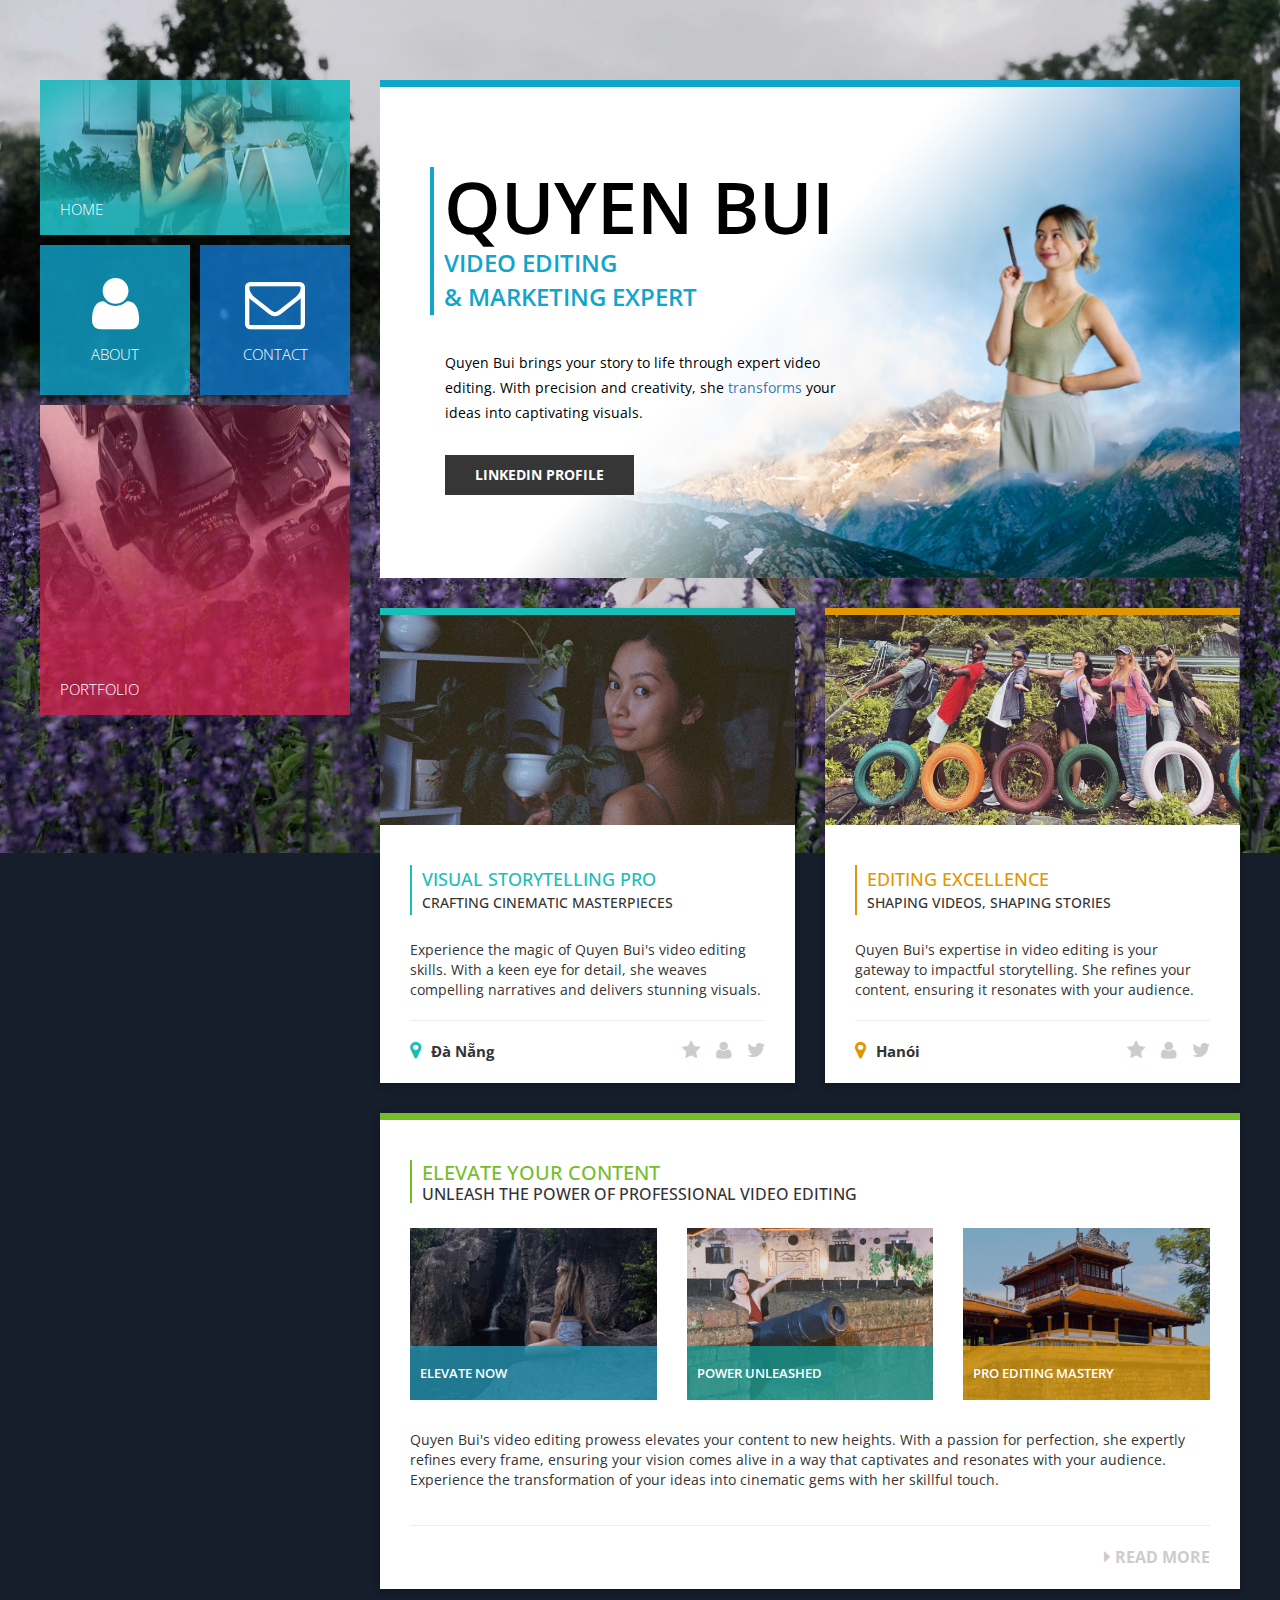
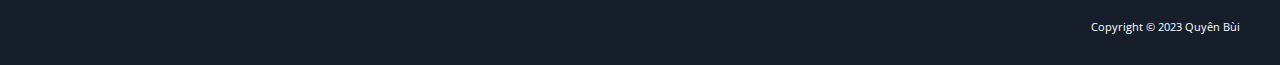
<file: index.html>
<!DOCTYPE html>
<html lang="en">
<head>
    <meta charset="UTF-8">
    <meta http-equiv="X-UA-Compatible" content="IE=edge">
    <meta name="viewport" content="width=device-width, initial-scale=1.0">
    
    <link rel='stylesheet' type='text/css' href='https://fonts.googleapis.com/css?family=Open+Sans:300,400,600,700,400italic'>
    <link rel="stylesheet" type="text/css" href="css/bootstrap.min.css">
    <link rel="stylesheet" type="text/css" href="font-awesome/css/font-awesome.min.css">    
    <link rel="stylesheet" type="text/css" href="css/style.css">
    <link rel="icon" type="image/x-icon" href="images/favicon/icons8-video-trimming-color-16.png">

    <title>Quyen Bui</title>
</head>

<body>
    <div class="main-body">	
        <div class="container">
            <div class="row">               
                <div class="main-page">

                    <aside class="main-navigation text-uppercase">
                        <div class="main-menu media-big">

                            <div class="menu-container">
                                <div class="block-keep-ratio block-keep-ratio-2-1 block-width-full home">                                    
                                    <a href="index.html" class="block-keep-ratio__content  main-menu-link">
                                        <span class="main-menu-link-text">
                                            Home    
                                        </span>                                        
                                    </a>
                                </div>                                
                            </div>

                            <div class="menu-container">                                
                                <div class="block-keep-ratio  block-keep-ratio-1-1  block-width-half  pull-left about-main">                                    
                                    <a href="about.html" class="main-menu-link about block-keep-ratio__content flexbox-center">
                                        <i class="fa fa-user fa-4x main-menu-link-icon"></i>
                                        About
                                    </a>                                    
                                </div>

                                <div class="block-keep-ratio  block-keep-ratio-1-1  block-width-half  pull-right contact-main">
                                    <a href="contact.html" class="main-menu-link contact block-keep-ratio__content flexbox-center">
                                        <i class="fa fa-envelope-o fa-4x main-menu-link-icon"></i>
                                        Contact
                                    </a>                                
                                </div>    
                            </div>   

                            <div class="menu-container">
                                <div class="block-keep-ratio block-keep-ratio-1-1 block-keep-ratio-md-2-1 block-width-full portfolio">                                    
                                    <a href="portfolio.html" class="main-menu-link  block-keep-ratio__content">
                                        <span class="main-menu-link-text">
                                            Portfolio    
                                        </span>                                            
                                    </a>                                    
                                </div>                                
                            </div>

                        </div> <!-- main-menu big-->
                        <div class="main-menu media-small">

                            <div class="menu-container">
                                <div class="block-keep-ratio block-keep-ratio-2-1 block-width-full home">                                    
                                    <a href="index.html#content-main" class="block-keep-ratio__content  main-menu-link">
                                        <span class="main-menu-link-text">
                                            Home    
                                        </span>                                        
                                    </a>
                                </div>                                
                            </div>

                            <div class="menu-container">                                
                                <div class="block-keep-ratio  block-keep-ratio-1-1  block-width-half  pull-left about-main">                                    
                                    <a href="about.html#content-main" class="main-menu-link about block-keep-ratio__content flexbox-center">
                                        <i class="fa fa-user fa-4x main-menu-link-icon"></i>
                                        About
                                    </a>                                    
                                </div>

                                <div class="block-keep-ratio  block-keep-ratio-1-1  block-width-half  pull-right contact-main">
                                    <a href="contact.html#content-main" class="main-menu-link contact block-keep-ratio__content flexbox-center">
                                        <i class="fa fa-envelope-o fa-4x main-menu-link-icon"></i>
                                        Contact
                                    </a>                                
                                </div>    
                            </div>   

                            <div class="menu-container">
                                <div class="block-keep-ratio block-keep-ratio-1-1 block-keep-ratio-md-2-1 block-width-full portfolio">                                    
                                    <a href="portfolio.html#content-main" class="main-menu-link  block-keep-ratio__content">
                                        <span class="main-menu-link-text">
                                            Portfolio    
                                        </span>                                            
                                    </a>                                    
                                </div>                                
                            </div>

                        </div> <!-- main-menu small-->
                    </aside> <!-- main-navigation -->

                    <div id="content-main" class="content-main">
                        <div class="row margin-b-30">
                            <div class="col-xs-12 col-sm-12 col-md-12 col-lg-12">
                                <div class="banner-main-home">                                
                                    <div class="banner-main-home-text">
                                        <div class="heading">
                                            <h1 class="text-uppercase">Quyen Bui</h1>
                                            <p class="text-uppercase">Video Editing <br /> & Marketing Expert</p>
                                        </div>
                                        <div class="desc">
                                            <p>Quyen Bui brings your story to life through expert video editing. With precision and creativity, she <a rel="nofollow" href="https://www.linkedin.com/" target="_parent">transforms</a> your ideas into captivating visuals.</p>
                                            <form action="https://www.linkedin.com/in/quyen-bui-a151551b0" target="_blank">
                                                <button type="submit" class="text-uppercase">Linkedin profile</button>
                                            </form>
                                        </div>
                                    </div>
                                    <img src="images/quyen-img-4.png" alt="Image" class="img-responsive">
                                </div>                        
                            </div>    
                        </div>
                        <div class="row margin-b-30">
                            <div class="col-xs-12 col-sm-12 col-md-6 col-lg-6">
                                <div class="box london">
                                    <div class="box-icon">
                                        <img src="images/quyen-img-5.jpg" alt="Image" class="img-responsive">
                                    </div>
                                    <div class="info float-container">
                                        <div class="col-sm-12 london-title">
                                            <h3 class="text-uppercase">Visual Storytelling Pro</h3>
                                            <h4 class="text-uppercase">Crafting Cinematic Masterpieces</h4>
                                        </div>
                                        <p>Experience the magic of Quyen Bui's video editing skills. With a keen eye for detail, she weaves compelling narratives and delivers stunning visuals.</p><hr />
                                        <div class="col-sm-12 location-main"> 
                                            <div class="pull-left location">
                                                <i class="fa fa-map-marker fa-2x"></i><span>Đà Nẵng</span>
                                            </div>
                                            <div class="pull-right user-icons">
                                                <a href="#"><i class="fa fa-star fa-2x"></i></a>
                                                <a href="#"><i class="fa fa-user fa-2x"></i></a>
                                                <a href="#"><i class="fa fa-twitter fa-2x"></i></a>
                                            </div>
                                        </div>
                                    </div>
                                </div>
                            </div>

                            <div class="col-xs-12 col-sm-12 col-md-6 col-lg-6">
                                <div class="box paris">
                                    <div class="box-icon">
                                        <img src="images/quyen-img-6.jpg" alt="Image" class="img-responsive">
                                    </div>
                                    <div class="info float-container">
                                        <div class="col-sm-12 london-title paris-title">
                                            <h3 class="text-uppercase">Editing Excellence</h3>
                                            <h4 class="text-uppercase">Shaping Videos, Shaping Stories</h4>
                                        </div>
                                        <p>Quyen Bui's expertise in video editing is your gateway to impactful storytelling. She refines your content, ensuring it resonates with your audience.</p><hr />
                                        <div class="col-sm-12 location-main"> 
                                            <div class="pull-left location location2">
                                                <i class="fa fa-map-marker fa-2x"></i><span>Hanói</span>
                                            </div>
                                            <div class="pull-right user-icons">
                                                <a href="#"><i class="fa fa-star fa-2x"></i></a>
                                                <a href="#"><i class="fa fa-user fa-2x"></i></a>
                                                <a href="#"><i class="fa fa-twitter fa-2x"></i></a>
                                            </div>
                                        </div>
                                    </div>
                                </div>
                            </div>
                        </div> <!-- row -->
                        <div class="row">
                            <div class="col-xs-12 col-sm-12 col-md-12 col-lg-12">
                                <div class="box bottom-main">
                                    <div class="info float-container">
                                        <div class="col-sm-12 bottom-title">
                                            <h3 class="text-uppercase">Elevate Your Content</h3>
                                            <h4 class="text-uppercase">Unleash the Power of Professional Video Editing</h4>
                                        </div>
                                        <div class="row">
                                            <div class="col-xxs-12 col-xs-6 col-sm-6 col-md-4 col-lg-4">
                                                <div class="bottom-img">
                                                    <img src="images/quyen-img-7.jpg" alt="Image">
                                                    <p class="first">Elevate Now</p>    
                                                </div>                                      
                                            </div>
                                            <div class="col-xxs-12 col-xs-6 col-sm-6 col-md-4 col-lg-4">
                                                <div class="bottom-img">
                                                    <img src="images/quyen-img-8.jpg" alt="Image">
                                                    <p class="second">Power Unleashed</p>    
                                                </div>                                      
                                            </div>
                                            <div class="col-xxs-12 col-xs-6 col-sm-6 col-md-4 col-lg-4">
                                                <div class="bottom-img">
                                                    <img src="images/quyen-img-9.jpg" alt="Image">
                                                    <p class="third">Pro Editing Mastery</p>    
                                                </div>                                      
                                            </div>
                                        </div>
                                        <p class="bottom-desc">Quyen Bui's video editing prowess elevates your content to new heights. With a passion for perfection, she expertly refines every frame, ensuring your vision comes alive in a way that captivates and resonates with your audience. Experience the transformation of your ideas into cinematic gems with her skillful touch.</p><hr />
                                        <div class="col-sm-12 location-main"> 
                                            <div class="pull-right bottom-user">
                                                <a href="#"><i class="fa fa-caret-right"></i><span>READ MORE</span></a>
                                            </div>
                                        </div>
                                    </div>
                                </div>
                            </div>
                        </div> <!-- row -->
                    </div> <!-- .content-main -->
                </div> <!-- .main-page -->
            </div> <!-- .row -->           
            <footer class="row">
                <div class="col-xs-12 col-sm-12 col-md-12 col-lg-12 footer">
                    <p class="copyright">Copyright © 2023 Quyên Bùi</p>
                </div>    
            </footer>  <!-- .row -->      
        </div> <!-- .container -->
    </div> <!-- .main-body -->

    <!-- JavaScript -->
    <script src="js/jquery-1.11.3.min.js"></script>
    <script src="js/bootstrap.min.js"></script>

</body>
</html>
</file>
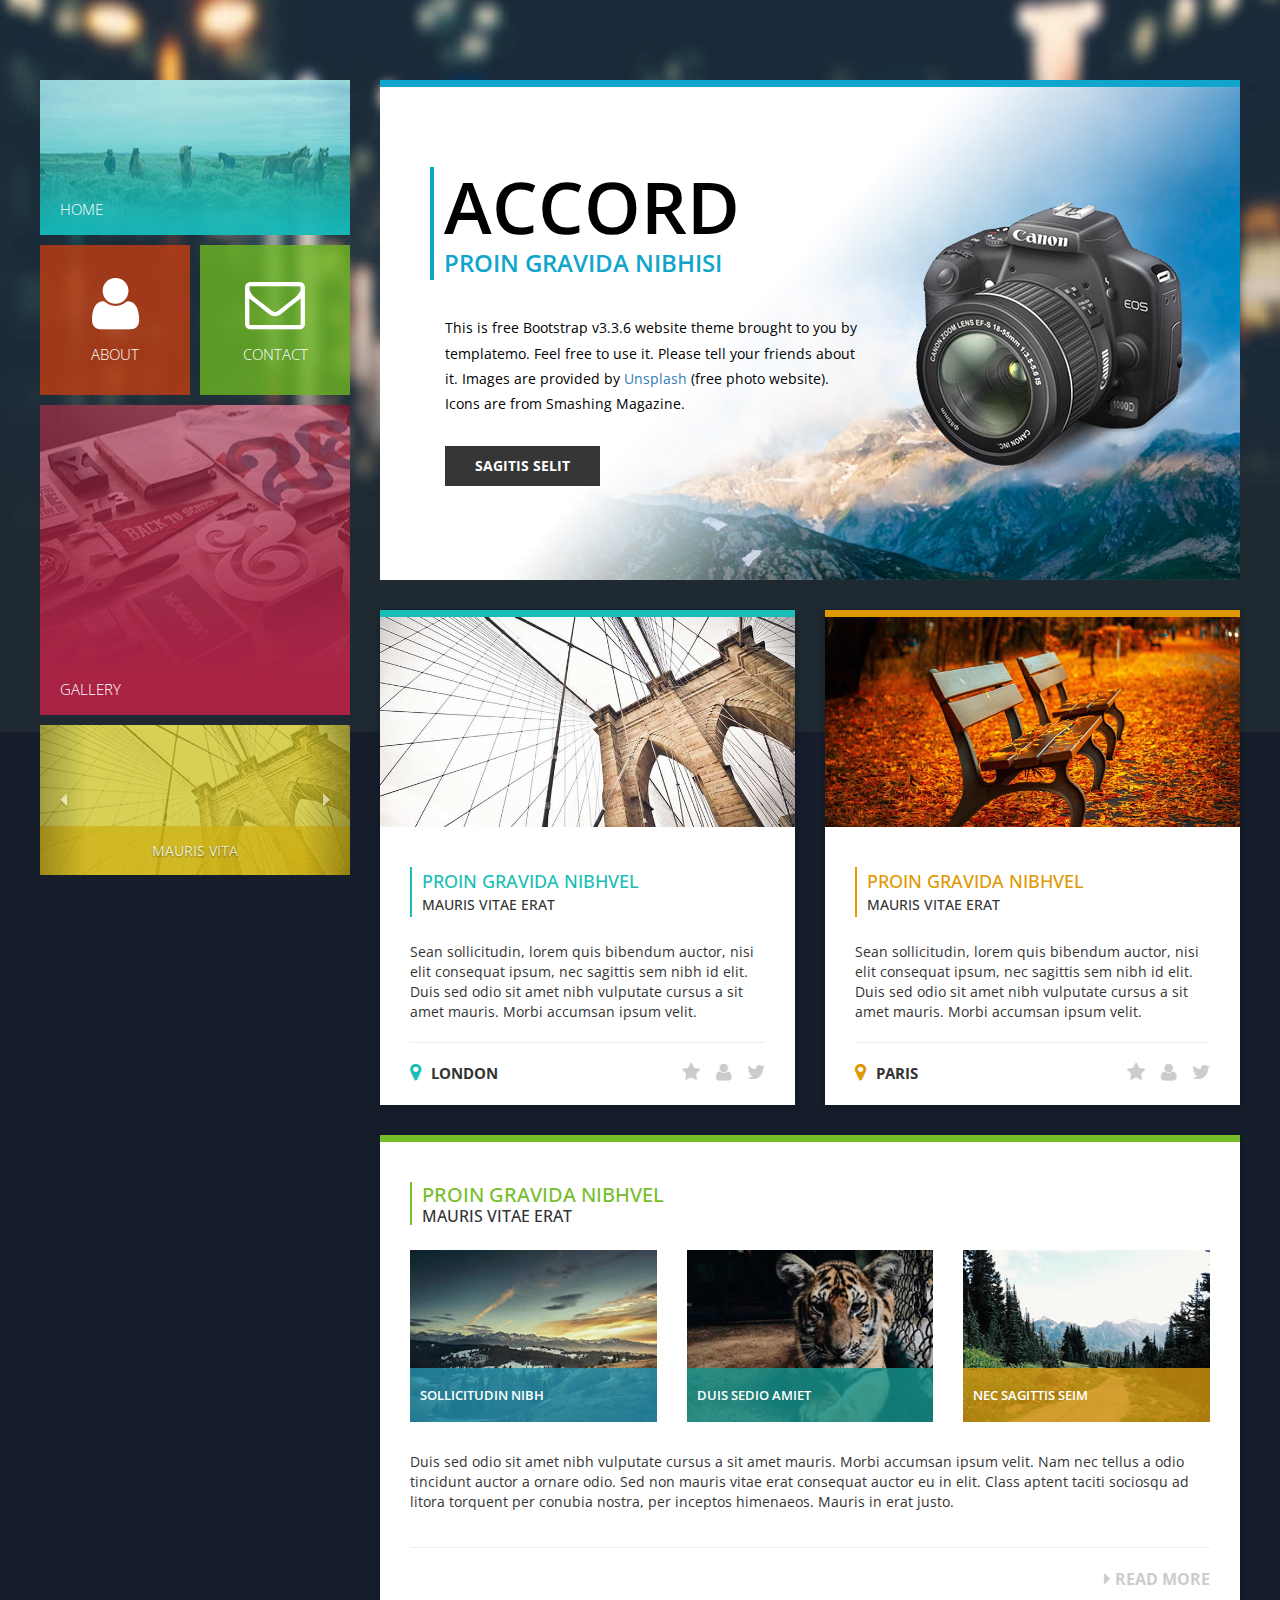
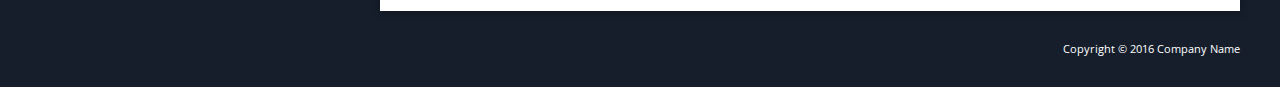
<file: template/index.html>
<!DOCTYPE html>
<html lang="en">
<head>
    <meta charset="UTF-8">
    <meta http-equiv="X-UA-Compatible" content="IE=edge">
    <meta name="viewport" content="width=device-width, initial-scale=1.0">
    
    <link rel='stylesheet' type='text/css' href='https://fonts.googleapis.com/css?family=Open+Sans:300,400,600,700,400italic'>
    <link rel="stylesheet" type="text/css" href="css/bootstrap.min.css">
    <link rel="stylesheet" type="text/css" href="font-awesome/css/font-awesome.min.css">    
    <link rel="stylesheet" type="text/css" href="css/style.css">
<!--
Accord Template
http://www.templatemo.com/tm-478-accord
-->
    <title>Accord - Free Bootstrap Template</title>
</head>

<body>
    <div class="main-body">	
        <div class="container">
            <div class="row">               
                <div class="main-page">

                    <aside class="main-navigation">
                        <div class="main-menu">

                            <div class="menu-container">
                                <div class="block-keep-ratio block-keep-ratio-2-1 block-width-full home">                                    
                                    <a href="index.html" class="block-keep-ratio__content  main-menu-link">
                                        <span class="main-menu-link-text">
                                            HOME    
                                        </span>                                        
                                    </a>
                                </div>                                
                            </div>

                            <div class="menu-container">                                
                                <div class="block-keep-ratio  block-keep-ratio-1-1  block-width-half  pull-left  about-main">                                    
                                    <a href="about.html" class="main-menu-link about block-keep-ratio__content flexbox-center">
                                        <i class="fa fa-user fa-4x main-menu-link-icon"></i>
                                        ABOUT
                                    </a>                                    
                                </div>

                                <div class="block-keep-ratio  block-keep-ratio-1-1  block-width-half  pull-right  contact-main">
                                    <a href="contact.html" class="main-menu-link contact block-keep-ratio__content flexbox-center">
                                        <i class="fa fa-envelope-o fa-4x main-menu-link-icon"></i>
                                        CONTACT
                                    </a>                                
                                </div>    
                            </div>   

                            <div class="menu-container">
                                <div class="block-keep-ratio block-keep-ratio-1-1 block-keep-ratio-md-2-1 block-width-full gallery">                                    
                                    <a href="gallery.html" class="main-menu-link  block-keep-ratio__content">
                                        <span class="main-menu-link-text">
                                            GALLERY    
                                        </span>                                            
                                    </a>                                    
                                </div>                                
                            </div>

                            <!-- sidebar carousel -->
                            <div class="menu-container">
                                <div class="mauris">
                                    <div id="carousel-menu" class="carousel slide" data-ride="carousel">
                                        <!-- Wrapper for slides -->
                                        <div class="carousel-inner" role="listbox">
                                            <div class="item active">
                                                <img src="images/slider-img-1.png" alt="slider">
                                                <div class="carousel-caption menu-caption">
                                                    mauris vita
                                                </div>
                                            </div>
                                            <div class="item">
                                                <img src="images/menu-bg-home.png" alt="slider">
                                                <div class="carousel-caption menu-caption">
                                                    lorem ipsum
                                                </div>
                                            </div>
                                        </div>

                                        <!-- Controls -->
                                        <a class="left carousel-control" href="#carousel-menu" role="button" data-slide="prev">
                                            <span class="fa fa-caret-left" aria-hidden="true"></span>
                                            <span class="sr-only">Previous</span>
                                        </a>
                                        <a class="right carousel-control" href="#carousel-menu" role="button" data-slide="next">
                                            <span class="fa fa-caret-right" aria-hidden="true"></span>
                                            <span class="sr-only">Next</span>
                                        </a>
                                    </div>
                                </div> <!-- .mauris -->
                            </div>
                        </div> <!-- main-menu -->
                    </aside> <!-- main-navigation -->

                    <div class="content-main">
                        <div class="row margin-b-30">
                            <div class="col-xs-12 col-sm-12 col-md-12 col-lg-12">
                                <div class="banner-main-home">                                
                                    <div class="banner-main-home-text">
                                        <div class="heading">
                                            <h1>ACCORD</h1>
                                            <p class="text-uppercase">Proin gravida nibhISI</p>
                                        </div>
                                        <div class="desc">
                                            <p>This is free Bootstrap v3.3.6 website theme brought to you by templatemo. Feel free to use it. Please tell your friends about it. Images are provided by <a rel="nofollow" href="http://unsplash.com" target="_parent">Unsplash</a> (free photo website). Icons are from Smashing Magazine.</p>
                                            <button type="button" class="">SAGITIS SELIT</button>
                                        </div>
                                    </div>
                                    <img src="images/home-img-1.png" alt="Image" class="img-responsive">
                                </div>                        
                            </div>    
                        </div>
                        <div class="row margin-b-30">
                            <div class="col-xs-12 col-sm-12 col-md-6 col-lg-6">
                                <div class="box london">
                                    <div class="box-icon">
                                        <img src="images/home-img-2.jpg" alt="Image" class="img-responsive">
                                    </div>
                                    <div class="info float-container">
                                        <div class="col-sm-12 london-title">
                                            <h3 class="text-uppercase">Proin gravida nibhvel</h3>
                                            <h4 class="text-uppercase">mauris vitae erat</h4>
                                        </div>
                                        <p>Sean sollicitudin, lorem quis bibendum auctor, nisi elit consequat ipsum, nec sagittis sem nibh id elit. Duis sed odio sit amet nibh vulputate cursus a sit amet mauris. Morbi accumsan ipsum velit. </p><hr />
                                        <div class="col-sm-12 location-main"> 
                                            <div class="pull-left location">
                                                <i class="fa fa-map-marker fa-2x"></i><span>LONDON</span>
                                            </div>
                                            <div class="pull-right user-icons">
                                                <a href="#"><i class="fa fa-star fa-2x"></i></a>
                                                <a href="#"><i class="fa fa-user fa-2x"></i></a>
                                                <a href="#"><i class="fa fa-twitter fa-2x"></i></a>
                                            </div>
                                        </div>
                                    </div>
                                </div>
                            </div>

                            <div class="col-xs-12 col-sm-12 col-md-6 col-lg-6">
                                <div class="box paris">
                                    <div class="box-icon">
                                        <img src="images/home-img-3.jpg" alt="Image" class="img-responsive">
                                    </div>
                                    <div class="info float-container">
                                        <div class="col-sm-12 london-title paris-title">
                                            <h3 class="text-uppercase">Proin gravida nibhvel</h3>
                                            <h4 class="text-uppercase">mauris vitae erat</h4>
                                        </div>
                                        <p>Sean sollicitudin, lorem quis bibendum auctor, nisi elit consequat ipsum, nec sagittis sem nibh id elit. Duis sed odio sit amet nibh vulputate cursus a sit amet mauris. Morbi accumsan ipsum velit. </p><hr />
                                        <div class="col-sm-12 location-main"> 
                                            <div class="pull-left location location2">
                                                <i class="fa fa-map-marker fa-2x"></i><span>PARIS</span>
                                            </div>
                                            <div class="pull-right user-icons">
                                                <a href="#"><i class="fa fa-star fa-2x"></i></a>
                                                <a href="#"><i class="fa fa-user fa-2x"></i></a>
                                                <a href="#"><i class="fa fa-twitter fa-2x"></i></a>
                                            </div>
                                        </div>
                                    </div>
                                </div>
                            </div>
                        </div> <!-- row -->
                        <div class="row">
                            <div class="col-xs-12 col-sm-12 col-md-12 col-lg-12">
                                <div class="box bottom-main">
                                    <div class="info float-container">
                                        <div class="col-sm-12 bottom-title">
                                            <h3 class="text-uppercase">Proin gravida nibhvel</h3>
                                            <h4 class="text-uppercase">mauris vitae erat</h4>
                                        </div>
                                        <div class="row">
                                            <div class="col-xxs-12 col-xs-6 col-sm-6 col-md-4 col-lg-4">
                                                <div class="bottom-img">
                                                    <img src="images/home-img-4.jpg" alt="Image">
                                                    <p class="first">Sollicitudin nibh</p>    
                                                </div>                                      
                                            </div>
                                            <div class="col-xxs-12 col-xs-6 col-sm-6 col-md-4 col-lg-4">
                                                <div class="bottom-img">
                                                    <img src="images/home-img-5.jpg" alt="Image">
                                                    <p class="second">duis sedio amiet</p>    
                                                </div>                                      
                                            </div>
                                            <div class="col-xxs-12 col-xs-6 col-sm-6 col-md-4 col-lg-4">
                                                <div class="bottom-img">
                                                    <img src="images/home-img-6.jpg" alt="Image">
                                                    <p class="third">Nec sagittis seim</p>    
                                                </div>                                      
                                            </div>
                                        </div>
                                        <p class="bottom-desc">Duis sed odio sit amet nibh vulputate cursus a sit amet mauris. Morbi accumsan ipsum velit. Nam nec tellus a odio tincidunt auctor a ornare odio. Sed non  mauris vitae erat consequat auctor eu in elit. Class aptent taciti sociosqu ad litora torquent per conubia nostra, per inceptos himenaeos. Mauris in erat justo. </p><hr />
                                        <div class="col-sm-12 location-main"> 
                                            <div class="pull-right bottom-user">
                                                <a href="#"><i class="fa fa-caret-right"></i><span>READ MORE</span></a>
                                            </div>
                                        </div>
                                    </div>
                                </div>
                            </div>
                        </div> <!-- row -->
                    </div> <!-- .content-main -->
                </div> <!-- .main-page -->
            </div> <!-- .row -->           
            <footer class="row">
                <div class="col-xs-12 col-sm-12 col-md-12 col-lg-12 footer">
                    <p class="copyright">Copyright © 2016 Company Name</p>
                </div>    
            </footer>  <!-- .row -->      
        </div> <!-- .container -->
    </div> <!-- .main-body -->

    <!-- JavaScript -->
    <script src="js/jquery-1.11.3.min.js"></script>
    <script src="js/bootstrap.min.js"></script>

</body>
</html>
</file>
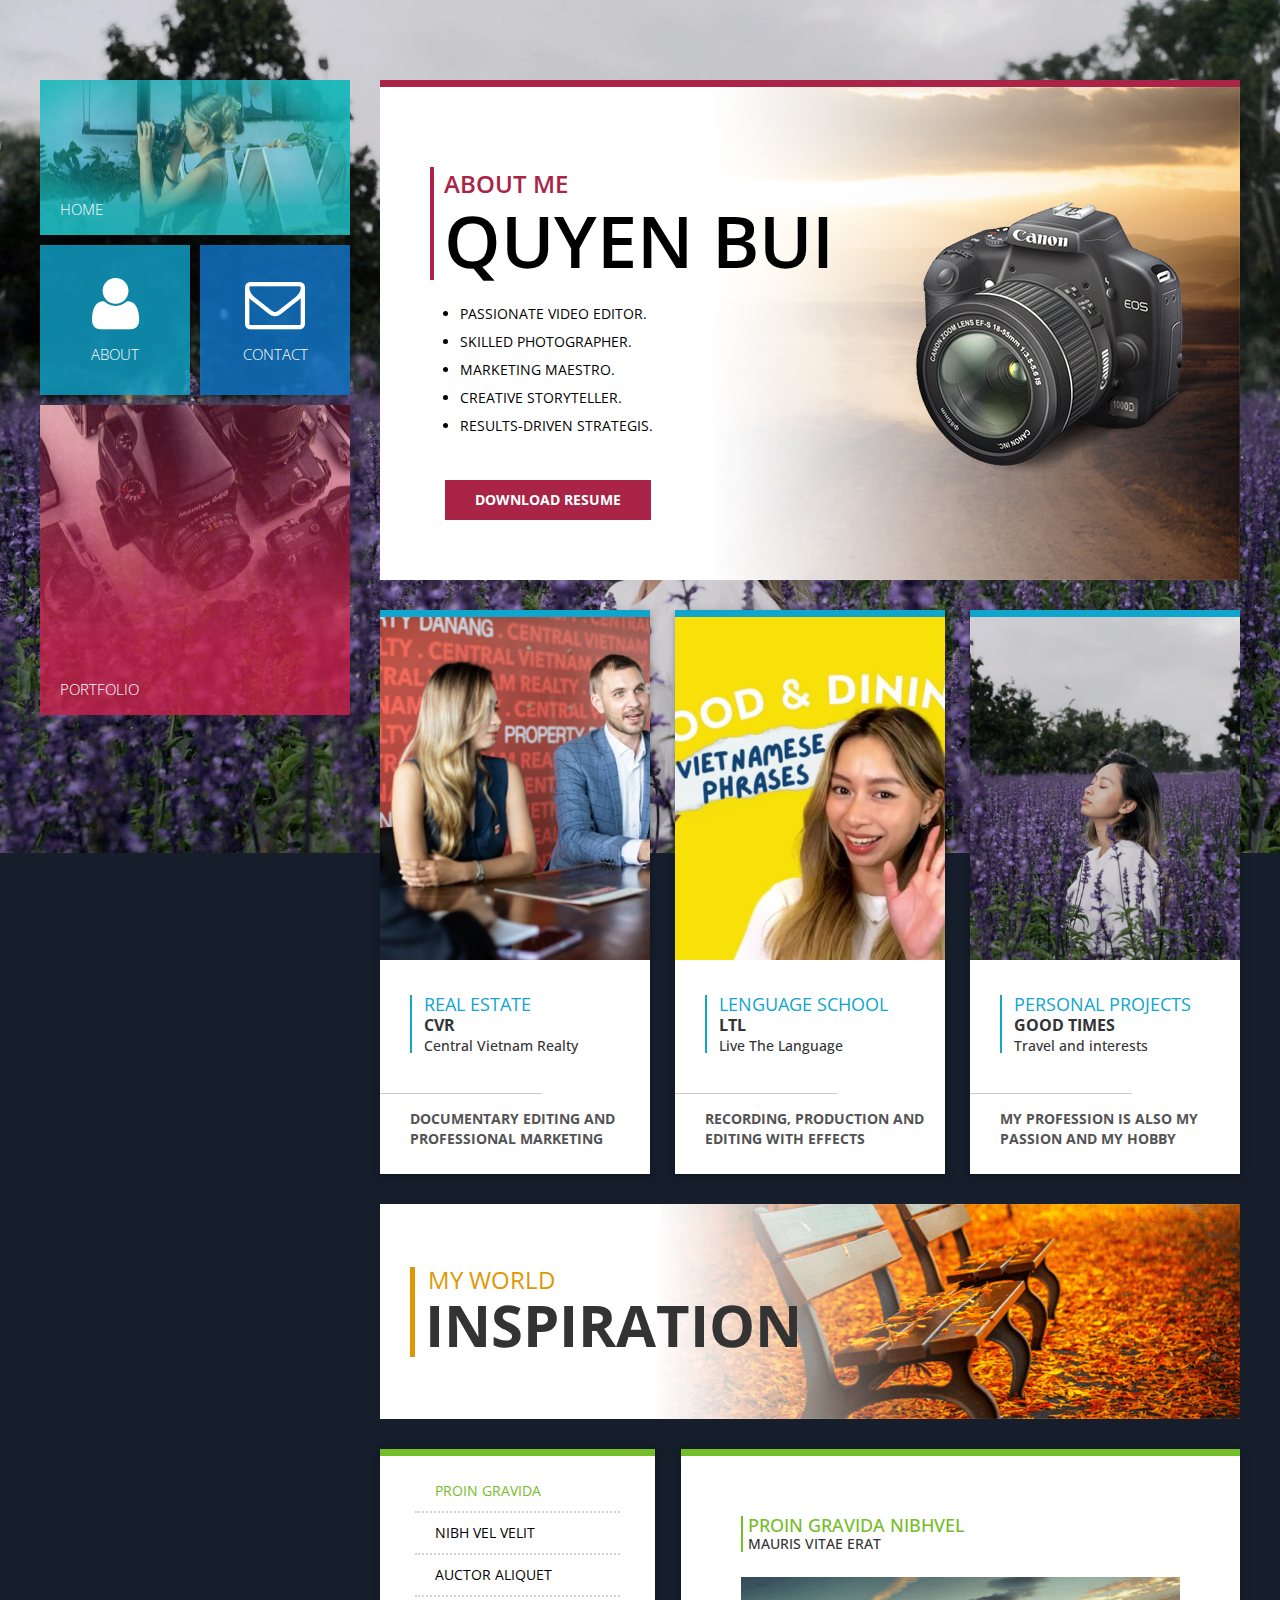
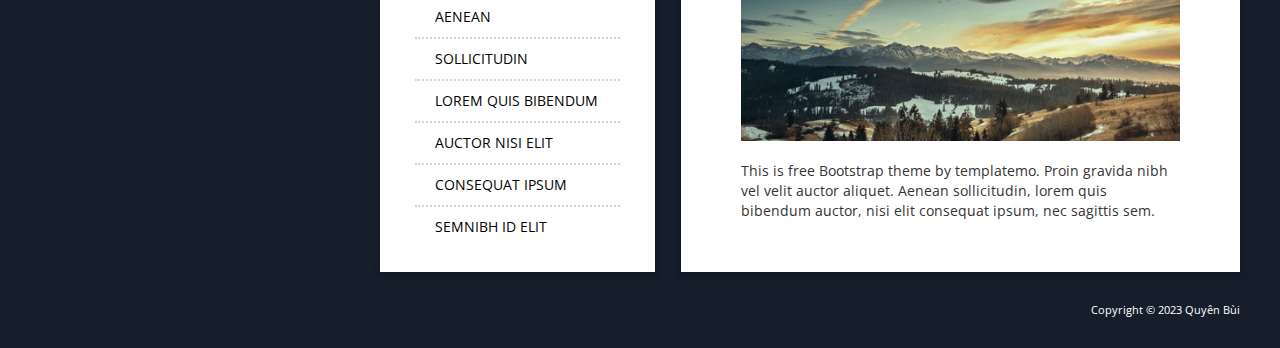
<file: about.html>
<!DOCTYPE html>
<html lang="en">
<head>

    <meta charset="UTF-8">
    <meta http-equiv="X-UA-Compatible" content="IE=edge">
    <meta name="viewport" content="width=device-width, initial-scale=1.0">

    <link rel='stylesheet' type='text/css' href='https://fonts.googleapis.com/css?family=Open+Sans:300,400,600,700,400italic'>
    <link rel="stylesheet" type="text/css" href="css/bootstrap.min.css">
    <link rel="stylesheet" type="text/css" href="font-awesome/css/font-awesome.min.css">
    <link rel="stylesheet" type="text/css" href="css/style.css">
    <link rel="icon" type="image/x-icon" href="images/favicon/icons8-video-trimming-color-16.png">

    <title>Quyen Bui - About</title>

</head>

<body>
    <div class="main-body">
        <div class="container">
            <div class="row">

                <div class="main-page">
                    <aside class="main-navigation text-uppercase">
                        <div class="main-menu media-big">

                            <div class="menu-container">
                                <div class="block-keep-ratio block-keep-ratio-2-1 block-width-full home">                                    
                                    <a href="index.html" class="block-keep-ratio__content  main-menu-link">
                                        <span class="main-menu-link-text">
                                            Home    
                                        </span>                                        
                                    </a>
                                </div>                                
                            </div>

                            <div class="menu-container">                                
                                <div class="block-keep-ratio  block-keep-ratio-1-1  block-width-half  pull-left about-main">                                    
                                    <a href="about.html" class="main-menu-link about block-keep-ratio__content flexbox-center">
                                        <i class="fa fa-user fa-4x main-menu-link-icon"></i>
                                        About
                                    </a>                                    
                                </div>

                                <div class="block-keep-ratio  block-keep-ratio-1-1  block-width-half  pull-right contact-main">
                                    <a href="contact.html" class="main-menu-link contact block-keep-ratio__content flexbox-center">
                                        <i class="fa fa-envelope-o fa-4x main-menu-link-icon"></i>
                                        Contact
                                    </a>                                
                                </div>    
                            </div>   

                            <div class="menu-container">
                                <div class="block-keep-ratio block-keep-ratio-1-1 block-keep-ratio-md-2-1 block-width-full portfolio">                                    
                                    <a href="portfolio.html" class="main-menu-link  block-keep-ratio__content">
                                        <span class="main-menu-link-text">
                                            Portfolio    
                                        </span>                                            
                                    </a>                                    
                                </div>                                
                            </div>

                        </div> <!-- main-menu big-->
                        <div class="main-menu media-small">

                            <div class="menu-container">
                                <div class="block-keep-ratio block-keep-ratio-2-1 block-width-full home">                                    
                                    <a href="index.html#content-main" class="block-keep-ratio__content  main-menu-link">
                                        <span class="main-menu-link-text">
                                            Home    
                                        </span>                                        
                                    </a>
                                </div>                                
                            </div>

                            <div class="menu-container">                                
                                <div class="block-keep-ratio  block-keep-ratio-1-1  block-width-half  pull-left about-main">                                    
                                    <a href="about.html#content-main" class="main-menu-link about block-keep-ratio__content flexbox-center">
                                        <i class="fa fa-user fa-4x main-menu-link-icon"></i>
                                        About
                                    </a>                                    
                                </div>

                                <div class="block-keep-ratio  block-keep-ratio-1-1  block-width-half  pull-right contact-main">
                                    <a href="contact.html#content-main" class="main-menu-link contact block-keep-ratio__content flexbox-center">
                                        <i class="fa fa-envelope-o fa-4x main-menu-link-icon"></i>
                                        Contact
                                    </a>                                
                                </div>    
                            </div>   

                            <div class="menu-container">
                                <div class="block-keep-ratio block-keep-ratio-1-1 block-keep-ratio-md-2-1 block-width-full portfolio">                                    
                                    <a href="portfolio.html#content-main" class="main-menu-link  block-keep-ratio__content">
                                        <span class="main-menu-link-text">
                                            Portfolio    
                                        </span>                                            
                                    </a>                                    
                                </div>                                
                            </div>

                        </div> <!-- main-menu small-->
                    </aside> <!-- main-navigation -->

                    <div id="content-main" class="content-main">
                        <div class="row">
                            <div class="col-xs-12 col-sm-12 col-md-12 col-lg-12">
                                <div class="banner-main-about margin-b-30">
                                    <div class="banner-main-about-text">
                                        <div class="heading2">
                                            <p class="text-uppercase">About Me</p>
                                            <h1 class="text-uppercase">Quyen Bui</h1>
                                        </div>
                                        <div class="desc2">
                                            <ul>
                                                <li>Passionate Video Editor.</li>
                                                <li>Skilled Photographer.</li>
                                                <li>Marketing Maestro.</li>
                                                <li>Creative Storyteller.</li>
                                                <li>Results-Driven Strategis.</li>
                                            </ul>
                                            <form method="get" action="resume.pdf" target="_blank">
                                                <button type="submit" class="text-uppercase" id="downloadResume">Download resume</button>
                                             </form>
                                        </div>
                                    </div>
                                    <img src="images/home-img-1.png" alt="Image" class="img-responsive">
                                </div>    
                            </div>                                                        
                        </div> <!-- .banner-main-about -->

                        <!-- Modals -->
                        <div id="modal1" class="modal fade">
                            <div class="modal-dialog">
                                <div class="modal-content">
                                    <div class="modal-header">
                                        <h5 class="modal-title">You can find more of my work in the portfolio section
                                            <button type="button" class="close" data-dismiss="modal">&times;</button>
                                        </h5>
                                    </div>
                                    <div class="modal-body">
                                      <div class="embed-responsive embed-responsive-16by9">
                                        <iframe id="video1" class="embed-responsive-item" width="560" height="315" src="https://www.youtube.com/embed/_fNvy_-SJAw?si=jWiQby0dk6SM8V-Y" title="YouTube video player" frameborder="0" allow="accelerometer; autoplay; clipboard-write; encrypted-media; gyroscope; picture-in-picture; web-share" allowfullscreen></iframe>
                                      </div>
                                    </div>
                                    <div class="modal-footer">
                                        <div class="row text-center view_portfolio_main">
                                            <a href="portfolio.html" class="btn view_portfolio">View Portfolio</a>
                                        </div>
                                    </div>
                                </div>
                            </div>
                        </div>
                        <div id="modal2" class="modal fade">
                            <div class="modal-dialog">
                                <div class="modal-content">
                                    <div class="modal-header">
                                        <h5 class="modal-title">You can find more of my work in the portfolio section
                                            <button type="button" class="close" data-dismiss="modal">&times;</button>
                                        </h5>
                                    </div>
                                    <div class="modal-body">
                                      <div class="embed-responsive embed-responsive-16by9">
                                        <iframe id="video2" class="embed-responsive-item" width="560" height="315" src="https://www.youtube.com/embed/PKBR0Mxxdyk?si=RhQ21bNTIZ6Zlv5I" title="YouTube video player" frameborder="0" allow="accelerometer; autoplay; clipboard-write; encrypted-media; gyroscope; picture-in-picture; web-share" allowfullscreen></iframe>
                                      </div>
                                    </div>
                                    <div class="modal-footer">
                                        <div class="row text-center view_portfolio_main">
                                            <a href="portfolio.html" class="btn view_portfolio">View Portfolio</a>
                                        </div>
                                    </div>
                                </div>
                            </div>
                        </div>
                        <div id="modal3" class="modal fade">
                            <div class="modal-dialog">
                                <div class="modal-content">
                                    <div class="modal-header">
                                        <h5 class="modal-title">You can find more of my work in the portfolio section
                                            <button type="button" class="close" data-dismiss="modal">&times;</button>
                                        </h5>
                                    </div>
                                    <div class="modal-body">
                                      <div class="embed-responsive embed-responsive-16by9">
                                        <iframe id="video3" class="embed-responsive-item" width="560" height="315" src="https://www.youtube.com/embed/fYc159dnebM?si=ayZBiBKst05uLGG2" title="YouTube video player" frameborder="0" allow="accelerometer; autoplay; clipboard-write; encrypted-media; gyroscope; picture-in-picture; web-share" allowfullscreen></iframe>
                                      </div>
                                    </div>
                                    <div class="modal-footer">
                                        <div class="row text-center view_portfolio_main">
                                            <a href="portfolio.html" class="btn view_portfolio">View Portfolio</a>
                                        </div>
                                    </div>
                                </div>
                            </div>
                        </div>

                        <div class="row about-box-main">
                            <div class="col-xs-12 col-sm-12 col-md-12 col-lg-12">

                                <div class="cards">
                                    
                                    <div class="box about_box_line card">
                                        <div class="box-icon">
                                            <img src="images/quyen-img-10.jpg" alt="Image" class="img-responsive">
                                            <div class="inner_play">
                                                <div class="play_icon text-center Absolute-Center" data-toggle="modal" data-target="#modal1"><i class="fa fa-play"></i></div>
                                            </div> <!-- .inner_play -->
                                        </div> <!-- .box-icon -->
                                        <div class="info">
                                            <div class="about_box_title">
                                                <h3>Real Estate</h3>
                                                <h4>CVR</h4>
                                                <h5>Central Vietnam Realty</h5>
                                            </div>
                                        </div> <!-- .info -->
                                        <div class="line"></div>
                                        <p class="about_box_text">Documentary editing and professional marketing</p>
                                    </div>
                                
                                    <div class="box about_box_line card">
                                        <div class="box-icon">
                                            <img src="images/quyen-img-11.jpg" alt="Image" class="img-responsive">
                                            <div class="inner_play">
                                                <div class="play_icon text-center Absolute-Center" data-toggle="modal" data-target="#modal2"><i class="fa fa-play"></i></div>
                                            </div>
                                        </div>
                                        <div class="info">
                                            <div class="about_box_title">
                                                <h3>Lenguage School</h3>
                                                <h4>LTL</h4>
                                                <h5>Live The Language</h5>
                                            </div>
                                        </div>
                                        <div class="line"></div>
                                        <p class="about_box_text">Recording, production and editing with effects</p>
                                    </div>

                                    <div class="box about_box_line card">
                                        <div class="box-icon">
                                            <img src="images/quyen-img-12.jpg" alt="Image" class="img-responsive">
                                            <div class="inner_play">
                                                <div class="play_icon text-center Absolute-Center" data-toggle="modal" data-target="#modal3"><i class="fa fa-play"></i></div>
                                            </div> <!-- .inner_play -->
                                        </div> <!-- .box-icon -->
                                        <div class="info">
                                            <div class="about_box_title">
                                                <h3>Personal Projects</h3>
                                                <h4>Good Times</h4>
                                                <h5>Travel and interests</h5>
                                            </div>
                                        </div>
                                        <div class="line"></div>
                                        <p class="about_box_text">My profession is also my passion and my hobby</p>
                                    </div>
                                      
                                </div>
                                
                            </div>
                            
                        </div>

                        <div class="row margin-b-30">
                            <div class="col-xs-12 col-sm-12 col-md-12 biliend">
                                <div class="banner-2-container">
                                    <div class="aenean">
                                        <h4>My World</h4>
                                        <h3>Inspiration</h3>
                                    </div>    
                                </div>                                
                            </div>
                        </div>
                        <!-- <div class="row"> -->
                            <div class="about-last-container">
                                <!-- <div class="col-xs-12 col-sm-12 col-md-4 col-lg-4"> -->
                                   <div class="box bottom-main info-nav-container">
                                        <ul class="info info-ul">
                                            <li><a href="#" class="about_proin current">Proin gravida</a></li>
                                            <li><a href="#" class="about_proin">nibh vel velit</a></li>
                                            <li><a href="#" class="about_proin">auctor aliquet</a></li>
                                            <li><a href="#" class="about_proin">aenean</a></li>
                                            <li><a href="#" class="about_proin">sollicitudin</a></li>
                                            <li><a href="#" class="about_proin">lorem quis bibendum</a></li> 
                                            <li><a href="#" class="about_proin">auctor nisi elit</a></li>
                                            <li><a href="#" class="about_proin">consequat ipsum</a></li>
                                            <li><a href="#" class="about_proin">semnibh id elit</a></li>
                                        </ul>
                                    </div>
                                <!-- </div> -->    
                                <!-- <div class="col-xs-12 col-sm-12 col-md-8 col-lg-8"> -->
                                    <div class="box bottom-main info-description-container">
                                        <div class="info">
                                            <div class="proin-title">
                                                <h3>Proin gravida nibhvel</h3>
                                                <h4>mauris vitae erat</h4>
                                            </div>                                       
                                            <img src="images/about-img-5.png" alt="Image" class="img-responsive">
                                            <p class="proin-right-text">This is free Bootstrap theme by templatemo. Proin gravida nibh vel velit auctor aliquet. Aenean sollicitudin, lorem quis bibendum auctor, nisi elit consequat ipsum, nec sagittis sem.</p>
                                        </div> <!-- .info -->
                                    </div>
                                <!-- </div> -->
                            </div>
                        <!-- </div> -->
                    </div>
                </div>
            </div>
            <footer class="row">
                <div class="col-xs-12 col-sm-12 col-md-12 col-lg-12 footer">
                    <p class="copyright">Copyright © 2023 Quyên Bùi</p>
                </div>    
            </footer>            
        </div>
    </div>

    <script src="js/jquery-1.11.3.min.js"></script>
    <script src="js/bootstrap.min.js"></script>
    <script src="js/modal-video.js"></script>

</body>
</html>
</file>
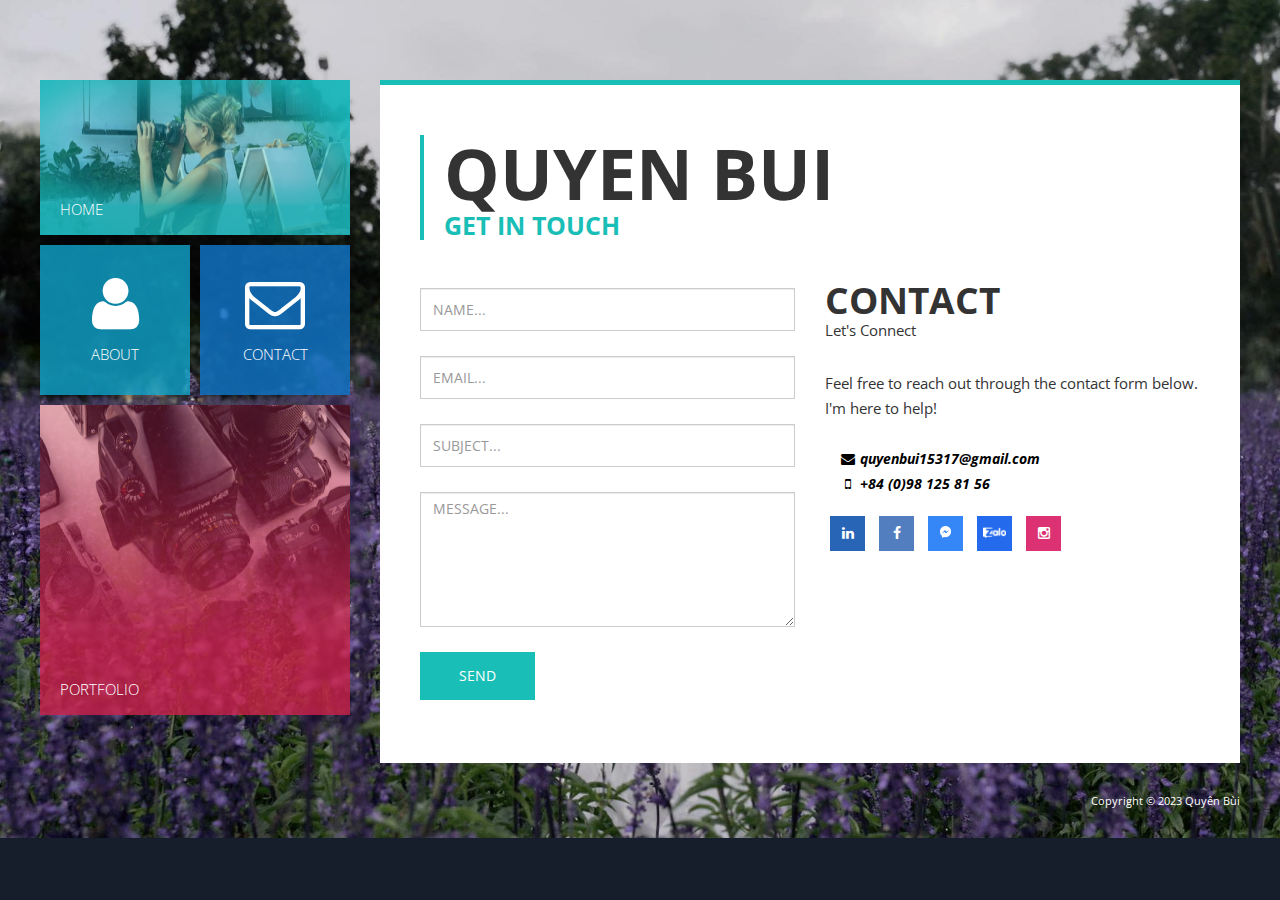
<file: contact.html>
<!DOCTYPE html>
<html lang="en">
<head>
    <meta charset="UTF-8">
    <meta http-equiv="X-UA-Compatible" content="IE=edge">
    <meta name="viewport" content="width=device-width, initial-scale=1.0">

    <link rel='stylesheet' type='text/css' href='https://fonts.googleapis.com/css?family=Open+Sans:300,400,600,700,400italic'>
    <link rel="stylesheet" type="text/css" href="css/bootstrap.min.css">
    <link rel="stylesheet" type="text/css" href="font-awesome/css/font-awesome.min.css">    
    <link rel="stylesheet" type="text/css" href="css/style.css">
    <link rel="icon" type="image/x-icon" href="images/favicon/icons8-video-trimming-color-16.png">

    <title>Quyen Bui - Contact</title>
</head>

<body class="contact-page">
    <div class="main-body">
        <div class="container">
            <div class="row">

                <div class="main-page">
                    <aside class="main-navigation text-uppercase">
                        <div class="main-menu media-big">

                            <div class="menu-container">
                                <div class="block-keep-ratio block-keep-ratio-2-1 block-width-full home">                                    
                                    <a href="index.html" class="block-keep-ratio__content  main-menu-link">
                                        <span class="main-menu-link-text">
                                            Home    
                                        </span>                                        
                                    </a>
                                </div>                                
                            </div>

                            <div class="menu-container">                                
                                <div class="block-keep-ratio  block-keep-ratio-1-1  block-width-half  pull-left about-main">                                    
                                    <a href="about.html" class="main-menu-link about block-keep-ratio__content flexbox-center">
                                        <i class="fa fa-user fa-4x main-menu-link-icon"></i>
                                        About
                                    </a>                                    
                                </div>

                                <div class="block-keep-ratio  block-keep-ratio-1-1  block-width-half  pull-right contact-main">
                                    <a href="contact.html" class="main-menu-link contact block-keep-ratio__content flexbox-center">
                                        <i class="fa fa-envelope-o fa-4x main-menu-link-icon"></i>
                                        Contact
                                    </a>                                
                                </div>    
                            </div>   

                            <div class="menu-container">
                                <div class="block-keep-ratio block-keep-ratio-1-1 block-keep-ratio-md-2-1 block-width-full portfolio">                                    
                                    <a href="portfolio.html" class="main-menu-link  block-keep-ratio__content">
                                        <span class="main-menu-link-text">
                                            Portfolio    
                                        </span>                                            
                                    </a>                                    
                                </div>                                
                            </div>

                        </div> <!-- main-menu big-->
                        <div class="main-menu media-small">

                            <div class="menu-container">
                                <div class="block-keep-ratio block-keep-ratio-2-1 block-width-full home">                                    
                                    <a href="index.html#content-main" class="block-keep-ratio__content  main-menu-link">
                                        <span class="main-menu-link-text">
                                            Home    
                                        </span>                                        
                                    </a>
                                </div>                                
                            </div>

                            <div class="menu-container">                                
                                <div class="block-keep-ratio  block-keep-ratio-1-1  block-width-half  pull-left about-main">                                    
                                    <a href="about.html#content-main" class="main-menu-link about block-keep-ratio__content flexbox-center">
                                        <i class="fa fa-user fa-4x main-menu-link-icon"></i>
                                        About
                                    </a>                                    
                                </div>

                                <div class="block-keep-ratio  block-keep-ratio-1-1  block-width-half  pull-right contact-main">
                                    <a href="contact.html#content-main" class="main-menu-link contact block-keep-ratio__content flexbox-center">
                                        <i class="fa fa-envelope-o fa-4x main-menu-link-icon"></i>
                                        Contact
                                    </a>                                
                                </div>    
                            </div>   

                            <div class="menu-container">
                                <div class="block-keep-ratio block-keep-ratio-1-1 block-keep-ratio-md-2-1 block-width-full portfolio">                                    
                                    <a href="portfolio.html#content-main" class="main-menu-link  block-keep-ratio__content">
                                        <span class="main-menu-link-text">
                                            Portfolio    
                                        </span>                                            
                                    </a>                                    
                                </div>                                
                            </div>

                        </div> <!-- main-menu small-->
                    </aside> <!-- main-navigation -->

                    <div id="content-main" class="content-main contact-content">
                        <div class="contact-content-upper">
                            <div class="row">
                                <div class="col-xs-12 col-sm-12 col-md-12 col-lg-12">
                                    <div class="portfolio_title">
                                        <h3 class="text-uppercase">Quyen Bui</h3>
                                        <h4>Get in Touch</h4>
                                    </div>    
                                </div>                            
                            </div>
     
                            <div class="row">  
                                <div class="col-sm-12 col-md-6 contact_left">        
                                    <form target="_blank" class="form-horizontal" method="post" action="https://formsubmit.co/2af212f087a9b4957144a18dfdff5fca">
          
                                        <div class="form-group">                                    
                                            <input type="text" class="form-control" id="name" name="name" placeholder="NAME..." value="">                                    
                                        </div>
          
                                        <div class="form-group">
                                            <input type="email" class="form-control" id="email" name="email" placeholder="EMAIL..." value="">      
                                        </div>
          
                                        <div class="form-group">
                                            <input type="text" class="form-control" id="subject" name="subject" placeholder="SUBJECT..." value="">        
                                        </div>
                                      
                                        <div class="form-group">
                                            <textarea class="form-control" rows="4" name="message" placeholder="MESSAGE..."></textarea>
                                        </div>
                                            
                                        <div class="form-group">
                                            <input id="submit" type="submit" value="Send" class="btn view_more btn-submit">
                                        </div>            
                                    
                                        <input type="hidden" name="_next" value="https://jbdt.github.io/quyen-portfolio/thanks.html">
                                        <input type="text" name="_honey" style="display:none">
                                        <input type="hidden" name="_template" value="table">

                                    </form>    
                                </div> <!-- .contact-left -->
      
                                <div class="col-sm-12 col-md-6 contact_right">
                                    
                                    <div class="col-md-12 contact_title text-uppercase">
                                        CONTACT
                                    </div>
                                    
                                    <div class="col-md-12 contact_sub_title">
                                        Let's Connect
                                    </div>
                               
                                    <div class="col-md-12 contact_text">
                                        Feel free to reach out through the contact form below. I'm here to help!
                                    </div>
                                    
                                    <div class="col-md-12 contact_info">
                                        <a href="mailto:quyenbui15317@gmail.com" class="contact-info-link">
                                            <i class="fa fa-envelope contact-fa fa-fw"></i>quyenbui15317@gmail.com
                                        </a><br/>
                                        <a href="+84981258156" class="contact-info-link">
                                            <i class="fa fa-mobile contact-fa fa-fw"></i>+84 (0)98 125 81 56
                                        </a><br/>
                                    </div>

                                    <div class="col-md-12">   
                                        <a href="https://www.linkedin.com/in/quyen-bui-a151551b0" target="_blank">
                                            <span><i class="fa fa-linkedin social-icon linkedin_icon"></i></span>
                                        </a>
                                        <a href="https://www.facebook.com/221s2" target="_blank">
                                            <span><i class="fa fa-facebook social-icon facebook_icon"></i></span>    
                                        </a> 
                                        <a href="https://m.me/221s2" target="_blank">
                                            <span>
                                                <i class="fa social-icon messenger_icon">
                                                    <img src="images/resources/messenger.png" height="12">
                                                </i>
                                            </span>    
                                        </a> 
                                        <a href="http://zaloapp.com/qr/p/1du772fvkbmri" target="_blank">
                                            <span>
                                                <i class="fa social-icon zalo_icon">
                                                    <img src="images/resources/zalo.png" height="12">
                                               </i>
                                            </span>
                                        </a>
                                        <a href="https://www.instagram.com/quiny_bui" target="_blank">
                                            <span><i class="fa fa-instagram social-icon instagram_icon"></i></span>
                                        </a>
                                    </div>
                              
                                </div> <!-- .contact_right -->

                            </div> <!-- .row -->
                        </div>

                    </div> <!-- .contact-content -->
                </div> <!-- .main-page -->
            </div> <!-- .row -->

            <footer class="row">
                <div class="col-xs-12 col-sm-12 col-md-12 col-lg-12 footer">
                    <p class="copyright">Copyright © 2023 Quyên Bùi</p>
                </div>    
            </footer>  <!-- .row -->   

        </div> <!-- .container -->
    </div> <!-- .main-body -->

    <script src="js/jquery-1.11.3.min.js"></script>
    <script src="js/bootstrap.min.js"></script>
</body>
</html>
</file>
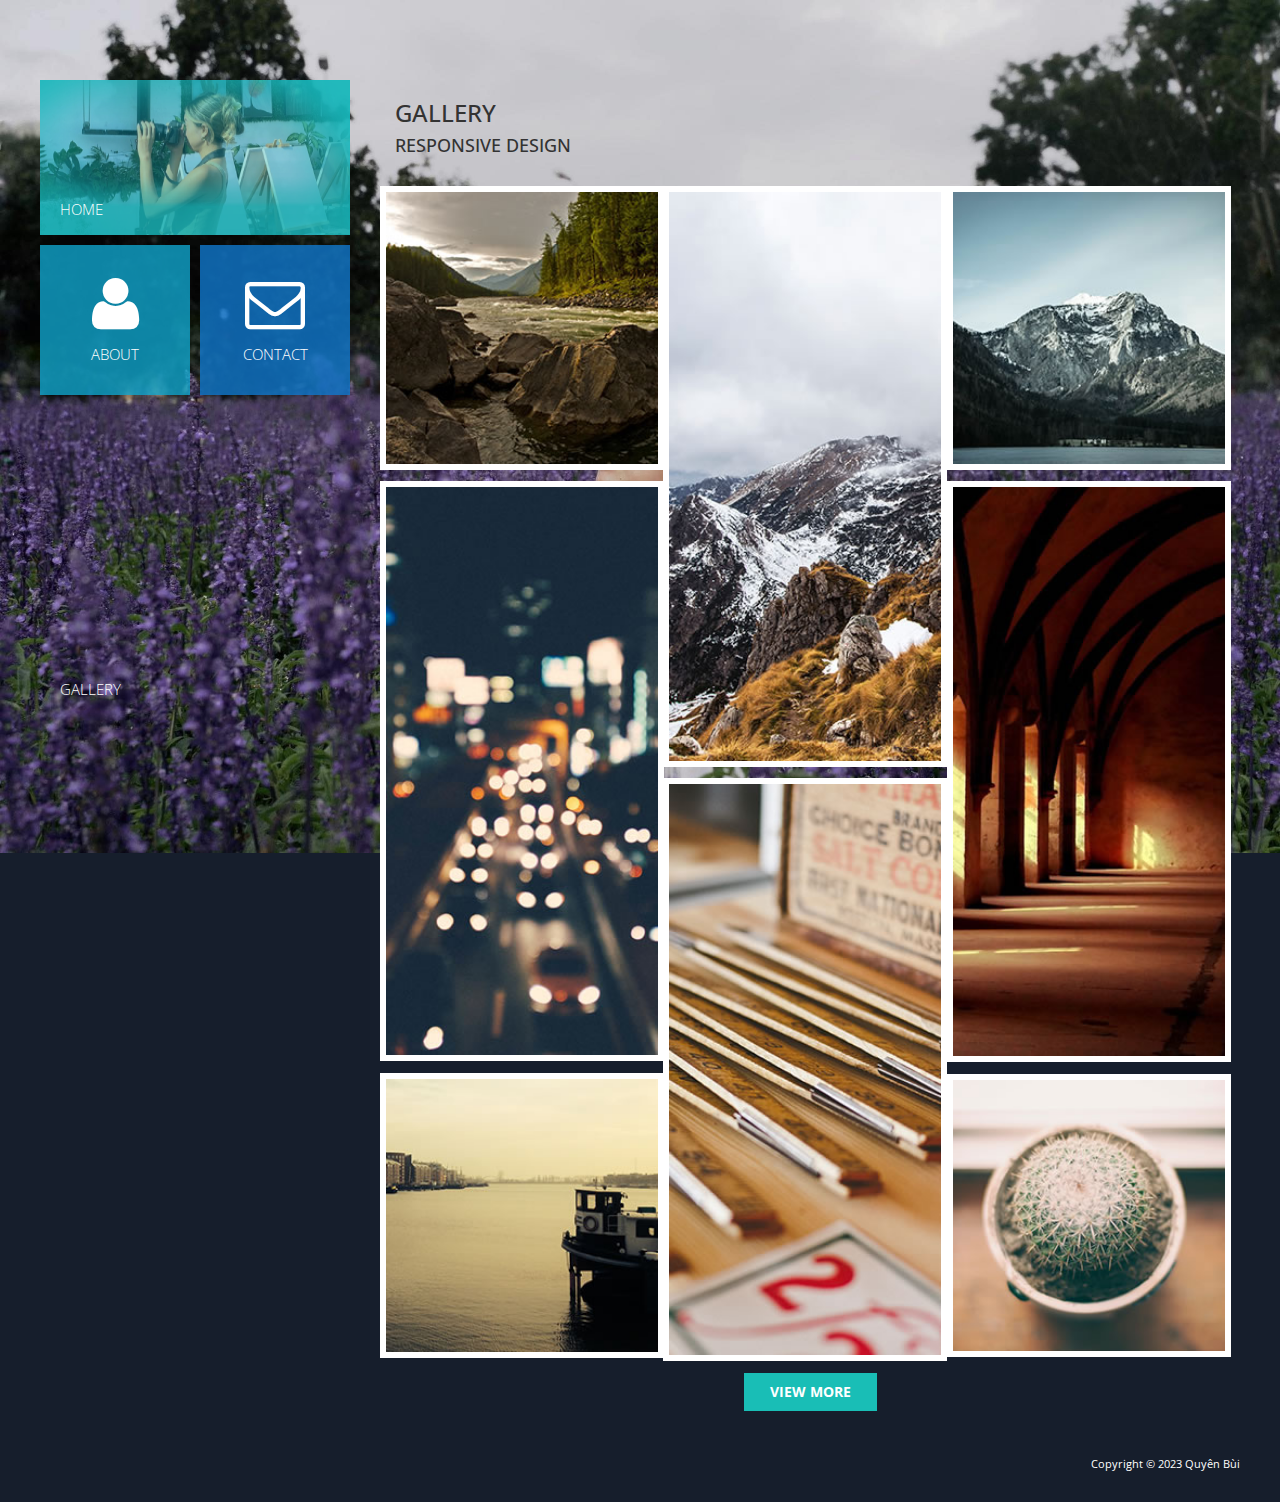
<file: gallery.html>
<!DOCTYPE html>
<html lang="en">
<head>
    <meta charset="UTF-8">
    <meta http-equiv="X-UA-Compatible" content="IE=edge">
    <meta name="viewport" content="width=device-width, initial-scale=1">

    <link rel='stylesheet' type='text/css' href='https://fonts.googleapis.com/css?family=Open+Sans:300,400,600,700,400italic'>
    <link rel="stylesheet" type="text/css" href="css/bootstrap.min.css">
    <link rel="stylesheet" type="text/css" href="font-awesome/css/font-awesome.min.css">     
    <link rel="stylesheet" type="text/css" href="css/magnific-popup.css">   <!-- Magnific Popup core CSS file -->
    <link rel="stylesheet" type="text/css" href="css/style.css">
    <link rel="icon" type="image/x-icon" href="images/favicon/icons8-video-trimming-color-16.png">

    <title>Quyen Bui - Gallery</title>
</head>

<body class="gallery-page">

    <div class="main-body">
        <div class="container">
            <div class="row">
               
                <div class="main-page">
                    <aside class="main-navigation">
                        <div class="main-menu media-big">

                            <div class="menu-container">
                                <div class="block-keep-ratio block-keep-ratio-2-1 block-width-full home">                                    
                                    <a href="index.html" class="block-keep-ratio__content  main-menu-link">
                                        <span class="main-menu-link-text">
                                            HOME    
                                        </span>                                        
                                    </a>
                                </div>                                
                            </div>

                            <div class="menu-container">                                
                                <div class="block-keep-ratio  block-keep-ratio-1-1  block-width-half  pull-left about-main">                                    
                                    <a href="about.html" class="main-menu-link about block-keep-ratio__content flexbox-center">
                                        <i class="fa fa-user fa-4x main-menu-link-icon"></i>
                                        ABOUT
                                    </a>                                    
                                </div>

                                <div class="block-keep-ratio  block-keep-ratio-1-1  block-width-half  pull-right contact-main">
                                    <a href="contact.html" class="main-menu-link contact block-keep-ratio__content flexbox-center">
                                        <i class="fa fa-envelope-o fa-4x main-menu-link-icon"></i>
                                        CONTACT
                                    </a>                                
                                </div>    
                            </div>   

                            <div class="menu-container">
                                <div class="block-keep-ratio block-keep-ratio-1-1 block-keep-ratio-md-2-1 block-width-full gallery">                                    
                                    <a href="gallery.html" class="main-menu-link  block-keep-ratio__content">
                                        <span class="main-menu-link-text">
                                            GALLERY    
                                        </span>                                            
                                    </a>                                    
                                </div>                                
                            </div>

                        </div> <!-- main-menu big-->
                        <div class="main-menu media-small">

                            <div class="menu-container">
                                <div class="block-keep-ratio block-keep-ratio-2-1 block-width-full home">                                    
                                    <a href="index.html#content-main" class="block-keep-ratio__content  main-menu-link">
                                        <span class="main-menu-link-text">
                                            HOME    
                                        </span>                                        
                                    </a>
                                </div>                                
                            </div>

                            <div class="menu-container">                                
                                <div class="block-keep-ratio  block-keep-ratio-1-1  block-width-half  pull-left about-main">                                    
                                    <a href="about.html#content-main" class="main-menu-link about block-keep-ratio__content flexbox-center">
                                        <i class="fa fa-user fa-4x main-menu-link-icon"></i>
                                        ABOUT
                                    </a>                                    
                                </div>

                                <div class="block-keep-ratio  block-keep-ratio-1-1  block-width-half  pull-right contact-main">
                                    <a href="contact.html#content-main" class="main-menu-link contact block-keep-ratio__content flexbox-center">
                                        <i class="fa fa-envelope-o fa-4x main-menu-link-icon"></i>
                                        CONTACT
                                    </a>                                
                                </div>    
                            </div>   

                            <div class="menu-container">
                                <div class="block-keep-ratio block-keep-ratio-1-1 block-keep-ratio-md-2-1 block-width-full gallery">                                    
                                    <a href="gallery.html#content-main" class="main-menu-link  block-keep-ratio__content">
                                        <span class="main-menu-link-text">
                                            GALLERY    
                                        </span>                                            
                                    </a>                                    
                                </div>                                
                            </div>

                        </div> <!-- main-menu small-->
                    </aside> <!-- main-navigation -->

                    <!-- content-main -->
                    <div id="content-main" class="content-main gallery_main">

                        <div class="gallery-main-inner">
                            
                            <div class="col-md-12 gallery_title_main">
                                <div class="gallery_title">
                                    <h3>GALLERY</h3>
                                    <h4>RESPONSIVE DESIGN</h4>
                                </div><br style="clear:both;"/>
                            </div>

                            <div id="content" class="gallery-images-container">
                                <div class="box-gutter"></div>
                                <div class="box-sizer"></div>
                                <div class="box">
                                    <a href="images/gallery-item-1-big.jpg"><img alt="Agra picture" src="images/gallery-item-1.jpg"></a>
                                </div>
                                <div class="box">
                                    <a href="images/gallery-item-4-big.jpg"><img alt="Agra picture" src="images/gallery-item-4.jpg"></a>
                                </div>
                                <div class="box">
                                    <a href="images/gallery-item-6-big.jpg"><img alt="Agra picture" src="images/gallery-item-6.jpg"></a>
                                </div>
                                <div class="box">
                                    <a href="images/gallery-item-2-big.jpg"><img alt="Agra picture" src="images/gallery-item-2.jpg"></a>
                                </div>
                                <div class="box">
                                    <a href="images/gallery-item-5-big.jpg"><img alt="Agra picture" src="images/gallery-item-5.jpg"></a>
                                </div>
                                <div class="box">
                                    <a href="images/gallery-item-7-big.jpg"><img alt="Agra picture" src="images/gallery-item-7.jpg"></a>
                                </div>
                                <div class="box">
                                    <a href="images/gallery-item-8-big.jpg"><img alt="Agra picture" src="images/gallery-item-8.jpg"></a>
                                </div>
                                <div class="box">
                                    <a href="images/gallery-item-3-big.jpg"><img alt="Agra picture" src="images/gallery-item-3.jpg"></a>
                                </div>
                            </div>                

                            <div class="row text-center view_more_main">
                               <a href="#" class="btn view_more">view more</a>
                            </div>

                        </div>

                    </div>
                </div> <!-- .main-page -->
            </div> <!-- .row -->
            <footer class="row">
                <div class="col-xs-12 col-sm-12 col-md-12 col-lg-12 footer">
                    <p class="copyright">Copyright © 2023 Quyên Bùi</p>
                </div>    
            </footer>  <!-- .row -->   

        </div> <!-- .container -->
    </div>  <!-- .main-body -->


    <script src="js/jquery-1.11.3.min.js"></script>
    <script src="js/bootstrap.min.js"></script>
    <script src="js/imagesloaded.3.1.8.min.js"></script>
    <script src="js/jquery.masonry.3.2.1.min.js"></script> <!-- http://masonry.desandro.com/ -->
    <script src="js/jquery.magnific-popup.min.js"></script> <!-- http://dimsemenov.com/plugins/magnific-popup/ -->

    <script>
        function init_masonry(){
          var $container = $('#content');

          $container.imagesLoaded( function(){
              $container.masonry({
                itemSelector: '.box',
                isAnimated: true
            });
          });
        }

        $(document).ready(function(){
            
            //Init jQuery Masonry layout
            init_masonry();

            // Magnific Popup
            $('.gallery-images-container').magnificPopup({
                delegate: 'a', // child items selector, by clicking on it popup will open
                type: 'image',
                gallery: {
                    enabled: true,
                    navigateByImgClick: true,
                    preload: [0,1] // Will preload 0 - before current, and 1 after the current image
                },
            });

            //Select menu onchange
            $("#collapsed-navbar").change(function () {
                window.location = $(this).val();
            });
        
        });
    </script>

</body>
</html>
</file>
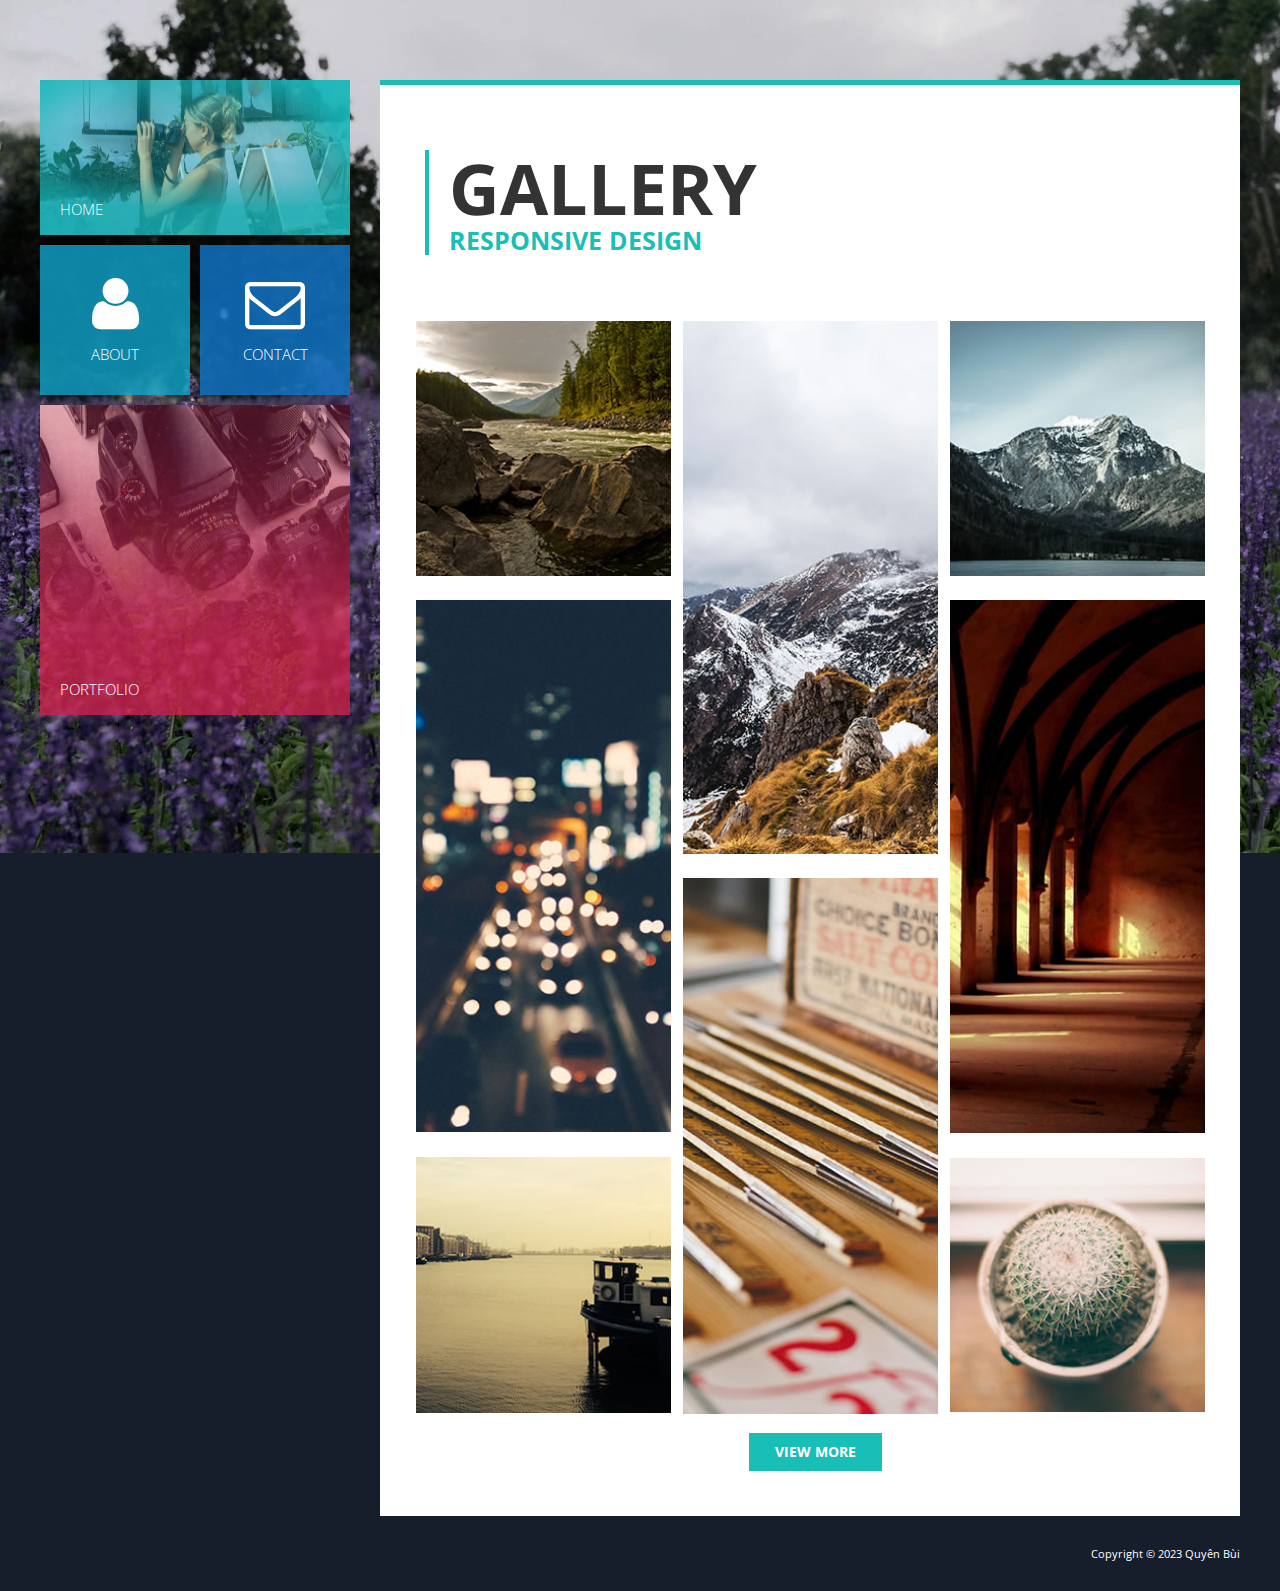
<file: portfolio.html>
<!DOCTYPE html>
<html lang="en">
<head>
    <meta charset="UTF-8">
    <meta http-equiv="X-UA-Compatible" content="IE=edge">
    <meta name="viewport" content="width=device-width, initial-scale=1">

    <link rel='stylesheet' type='text/css' href='https://fonts.googleapis.com/css?family=Open+Sans:300,400,600,700,400italic'>
    <link rel="stylesheet" type="text/css" href="css/bootstrap.min.css">
    <link rel="stylesheet" type="text/css" href="font-awesome/css/font-awesome.min.css">     
    <link rel="stylesheet" type="text/css" href="css/magnific-popup.css">   <!-- Magnific Popup core CSS file -->
    <link rel="stylesheet" type="text/css" href="css/style.css">
    <link rel="icon" type="image/x-icon" href="images/favicon/icons8-video-trimming-color-16.png">

    <title>Quyen Bui - Portfolio</title>
</head>

<body class="portfolio-page">

    <div class="main-body">
        <div class="container">
            <div class="row">
               
                <div class="main-page">
                    <aside class="main-navigation text-uppercase">
                        <div class="main-menu media-big">

                            <div class="menu-container">
                                <div class="block-keep-ratio block-keep-ratio-2-1 block-width-full home">                                    
                                    <a href="index.html" class="block-keep-ratio__content  main-menu-link">
                                        <span class="main-menu-link-text">
                                            Home    
                                        </span>                                        
                                    </a>
                                </div>                                
                            </div>

                            <div class="menu-container">                                
                                <div class="block-keep-ratio  block-keep-ratio-1-1  block-width-half  pull-left about-main">                                    
                                    <a href="about.html" class="main-menu-link about block-keep-ratio__content flexbox-center">
                                        <i class="fa fa-user fa-4x main-menu-link-icon"></i>
                                        About
                                    </a>                                    
                                </div>

                                <div class="block-keep-ratio  block-keep-ratio-1-1  block-width-half  pull-right contact-main">
                                    <a href="contact.html" class="main-menu-link contact block-keep-ratio__content flexbox-center">
                                        <i class="fa fa-envelope-o fa-4x main-menu-link-icon"></i>
                                        Contact
                                    </a>                                
                                </div>    
                            </div>   

                            <div class="menu-container">
                                <div class="block-keep-ratio block-keep-ratio-1-1 block-keep-ratio-md-2-1 block-width-full portfolio">                                    
                                    <a href="portfolio.html" class="main-menu-link  block-keep-ratio__content">
                                        <span class="main-menu-link-text">
                                            Portfolio    
                                        </span>                                            
                                    </a>                                    
                                </div>                                
                            </div>

                        </div> <!-- main-menu big-->
                        <div class="main-menu media-small">

                            <div class="menu-container">
                                <div class="block-keep-ratio block-keep-ratio-2-1 block-width-full home">                                    
                                    <a href="index.html#content-main" class="block-keep-ratio__content  main-menu-link">
                                        <span class="main-menu-link-text">
                                            Home    
                                        </span>                                        
                                    </a>
                                </div>                                
                            </div>

                            <div class="menu-container">                                
                                <div class="block-keep-ratio  block-keep-ratio-1-1  block-width-half  pull-left about-main">                                    
                                    <a href="about.html#content-main" class="main-menu-link about block-keep-ratio__content flexbox-center">
                                        <i class="fa fa-user fa-4x main-menu-link-icon"></i>
                                        About
                                    </a>                                    
                                </div>

                                <div class="block-keep-ratio  block-keep-ratio-1-1  block-width-half  pull-right contact-main">
                                    <a href="contact.html#content-main" class="main-menu-link contact block-keep-ratio__content flexbox-center">
                                        <i class="fa fa-envelope-o fa-4x main-menu-link-icon"></i>
                                        Contact
                                    </a>                                
                                </div>    
                            </div>   

                            <div class="menu-container">
                                <div class="block-keep-ratio block-keep-ratio-1-1 block-keep-ratio-md-2-1 block-width-full portfolio">                                    
                                    <a href="portfolio.html#content-main" class="main-menu-link  block-keep-ratio__content">
                                        <span class="main-menu-link-text">
                                            Portfolio    
                                        </span>                                            
                                    </a>                                    
                                </div>                                
                            </div>

                        </div> <!-- main-menu small-->
                    </aside> <!-- main-navigation -->

                    <!-- content-main -->
                    <div id="content-main" class="content-main portfolio_main">

                        <div class="portfolio-main-inner">
                            
                            <div class="col-md-12 portfolio_title_main">
                                <div class="portfolio_title">
                                    <h3>GALLERY</h3>
                                    <h4>RESPONSIVE DESIGN</h4>
                                </div><br style="clear:both;"/>
                            </div>

                            <div id="content" class="portfolio-images-container">
                                <div class="box-gutter"></div>
                                <div class="box-sizer"></div>
                                <div class="box">
                                    <a href="images/portfolio-item-1-big.jpg"><img alt="Agra picture" src="images/portfolio-item-1.jpg"></a>
                                </div>
                                <div class="box">
                                    <a href="images/portfolio-item-4-big.jpg"><img alt="Agra picture" src="images/portfolio-item-4.jpg"></a>
                                </div>
                                <div class="box">
                                    <a href="images/portfolio-item-6-big.jpg"><img alt="Agra picture" src="images/portfolio-item-6.jpg"></a>
                                </div>
                                <div class="box">
                                    <a href="images/portfolio-item-2-big.jpg"><img alt="Agra picture" src="images/portfolio-item-2.jpg"></a>
                                </div>
                                <div class="box">
                                    <a href="images/portfolio-item-5-big.jpg"><img alt="Agra picture" src="images/portfolio-item-5.jpg"></a>
                                </div>
                                <div class="box">
                                    <a href="images/portfolio-item-7-big.jpg"><img alt="Agra picture" src="images/portfolio-item-7.jpg"></a>
                                </div>
                                <div class="box">
                                    <a href="images/portfolio-item-8-big.jpg"><img alt="Agra picture" src="images/portfolio-item-8.jpg"></a>
                                </div>
                                <div class="box">
                                    <a href="images/portfolio-item-3-big.jpg"><img alt="Agra picture" src="images/portfolio-item-3.jpg"></a>
                                </div>
                            </div>                

                            <div class="row text-center view_more_main">
                               <a href="#" class="btn view_more">view more</a>
                            </div>

                        </div>

                    </div>
                </div> <!-- .main-page -->
            </div> <!-- .row -->
            <footer class="row">
                <div class="col-xs-12 col-sm-12 col-md-12 col-lg-12 footer">
                    <p class="copyright">Copyright © 2023 Quyên Bùi</p>
                </div>    
            </footer>  <!-- .row -->   

        </div> <!-- .container -->
    </div>  <!-- .main-body -->


    <script src="js/jquery-1.11.3.min.js"></script>
    <script src="js/bootstrap.min.js"></script>
    <script src="js/imagesloaded.3.1.8.min.js"></script>
    <script src="js/jquery.masonry.3.2.1.min.js"></script> <!-- http://masonry.desandro.com/ -->
    <script src="js/jquery.magnific-popup.min.js"></script> <!-- http://dimsemenov.com/plugins/magnific-popup/ -->

    <script>
        function init_masonry(){
          var $container = $('#content');

          $container.imagesLoaded( function(){
              $container.masonry({
                itemSelector: '.box',
                isAnimated: true
            });
          });
        }

        $(document).ready(function(){
            
            //Init jQuery Masonry layout
            init_masonry();

            // Magnific Popup
            $('.portfolio-images-container').magnificPopup({
                delegate: 'a', // child items selector, by clicking on it popup will open
                type: 'image',
                portfolio: {
                    enabled: true,
                    navigateByImgClick: true,
                    preload: [0,1] // Will preload 0 - before current, and 1 after the current image
                },
            });

            //Select menu onchange
            $("#collapsed-navbar").change(function () {
                window.location = $(this).val();
            });
        
        });
    </script>

</body>
</html>
</file>
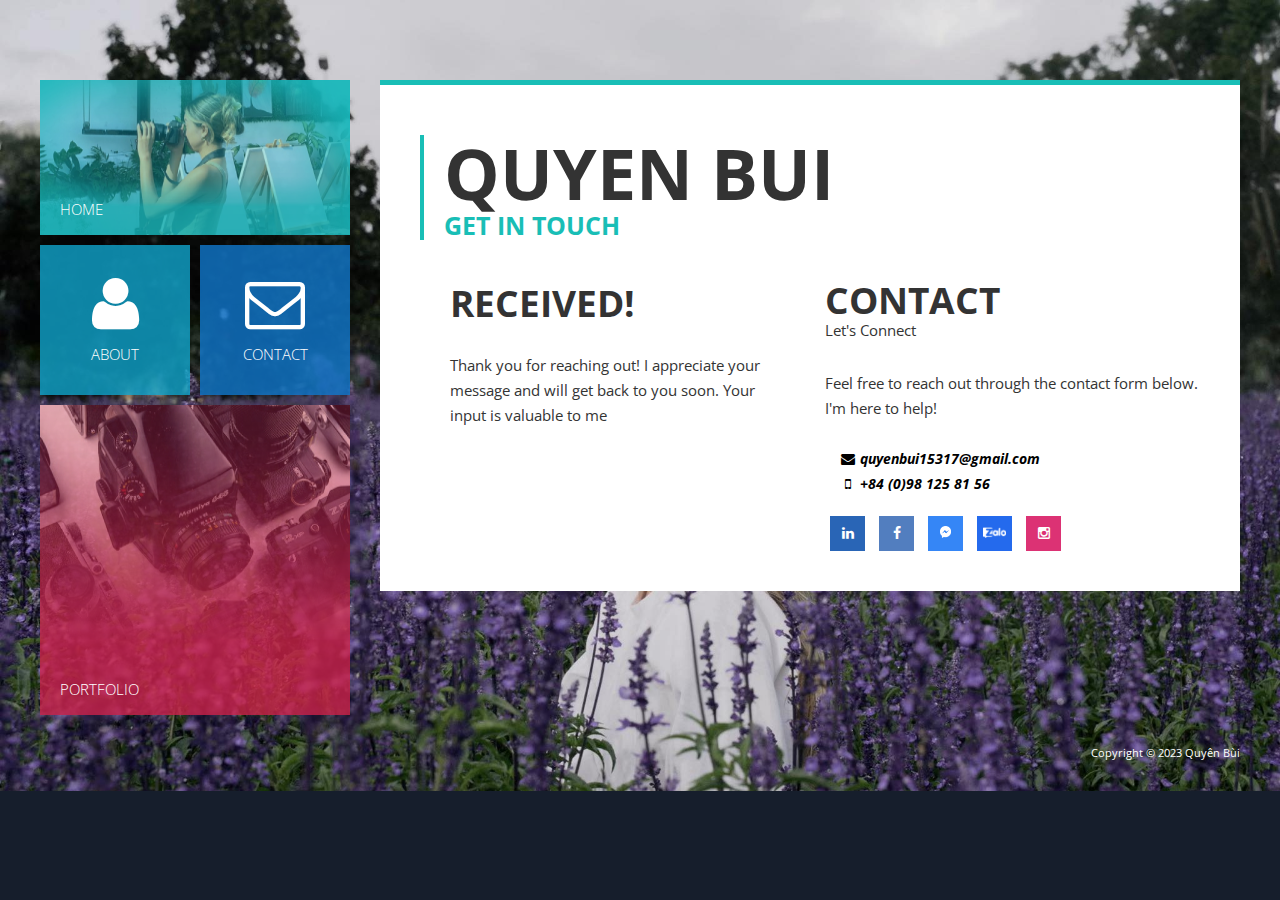
<file: thanks.html>
<!DOCTYPE html>
<html lang="en">
<head>
    <meta charset="UTF-8">
    <meta http-equiv="X-UA-Compatible" content="IE=edge">
    <meta name="viewport" content="width=device-width, initial-scale=1.0">

    <link rel='stylesheet' type='text/css' href='https://fonts.googleapis.com/css?family=Open+Sans:300,400,600,700,400italic'>
    <link rel="stylesheet" type="text/css" href="css/bootstrap.min.css">
    <link rel="stylesheet" type="text/css" href="font-awesome/css/font-awesome.min.css">    
    <link rel="stylesheet" type="text/css" href="css/style.css">
    <link rel="icon" type="image/x-icon" href="images/favicon/icons8-video-trimming-color-16.png">

    <title>Quyen Bui - Contact</title>
</head>

<body class="contact-page">
    <div class="main-body">
        <div class="container">
            <div class="row">

                <div class="main-page">
                    <aside class="main-navigation text-uppercase">
                        <div class="main-menu media-big">

                            <div class="menu-container">
                                <div class="block-keep-ratio block-keep-ratio-2-1 block-width-full home">                                    
                                    <a href="index.html" class="block-keep-ratio__content  main-menu-link">
                                        <span class="main-menu-link-text">
                                            Home    
                                        </span>                                        
                                    </a>
                                </div>                                
                            </div>

                            <div class="menu-container">                                
                                <div class="block-keep-ratio  block-keep-ratio-1-1  block-width-half  pull-left about-main">                                    
                                    <a href="about.html" class="main-menu-link about block-keep-ratio__content flexbox-center">
                                        <i class="fa fa-user fa-4x main-menu-link-icon"></i>
                                        About
                                    </a>                                    
                                </div>

                                <div class="block-keep-ratio  block-keep-ratio-1-1  block-width-half  pull-right contact-main">
                                    <a href="contact.html" class="main-menu-link contact block-keep-ratio__content flexbox-center">
                                        <i class="fa fa-envelope-o fa-4x main-menu-link-icon"></i>
                                        Contact
                                    </a>                                
                                </div>    
                            </div>   

                            <div class="menu-container">
                                <div class="block-keep-ratio block-keep-ratio-1-1 block-keep-ratio-md-2-1 block-width-full portfolio">                                    
                                    <a href="portfolio.html" class="main-menu-link  block-keep-ratio__content">
                                        <span class="main-menu-link-text">
                                            Portfolio    
                                        </span>                                            
                                    </a>                                    
                                </div>                                
                            </div>

                        </div> <!-- main-menu big-->
                        <div class="main-menu media-small">

                            <div class="menu-container">
                                <div class="block-keep-ratio block-keep-ratio-2-1 block-width-full home">                                    
                                    <a href="index.html#content-main" class="block-keep-ratio__content  main-menu-link">
                                        <span class="main-menu-link-text">
                                            Home    
                                        </span>                                        
                                    </a>
                                </div>                                
                            </div>

                            <div class="menu-container">                                
                                <div class="block-keep-ratio  block-keep-ratio-1-1  block-width-half  pull-left about-main">                                    
                                    <a href="about.html#content-main" class="main-menu-link about block-keep-ratio__content flexbox-center">
                                        <i class="fa fa-user fa-4x main-menu-link-icon"></i>
                                        About
                                    </a>                                    
                                </div>

                                <div class="block-keep-ratio  block-keep-ratio-1-1  block-width-half  pull-right contact-main">
                                    <a href="contact.html#content-main" class="main-menu-link contact block-keep-ratio__content flexbox-center">
                                        <i class="fa fa-envelope-o fa-4x main-menu-link-icon"></i>
                                        Contact
                                    </a>                                
                                </div>    
                            </div>   

                            <div class="menu-container">
                                <div class="block-keep-ratio block-keep-ratio-1-1 block-keep-ratio-md-2-1 block-width-full portfolio">                                    
                                    <a href="portfolio.html#content-main" class="main-menu-link  block-keep-ratio__content">
                                        <span class="main-menu-link-text">
                                            Portfolio    
                                        </span>                                            
                                    </a>                                    
                                </div>                                
                            </div>

                        </div> <!-- main-menu small-->
                    </aside> <!-- main-navigation -->

                    <div id="content-main" class="content-main contact-content">
                        <div class="contact-content-upper">
                            <div class="row">
                                <div class="col-xs-12 col-sm-12 col-md-12 col-lg-12">
                                    <div class="portfolio_title">
                                        <h3 class="text-uppercase">Quyen Bui</h3>
                                        <h4>Get in Touch</h4>
                                    </div>    
                                </div>                            
                            </div>
     
                            <div class="row">  
                                <div class="col-sm-12 col-md-6 contact_left"> 

                                    <div class="col-md-12 contact_title text-uppercase">
                                        Received!
                                    </div>

                                    <div class="col-md-12 contact_text">
                                        Thank you for reaching out! I appreciate your message and will get back to you soon. Your input is valuable to me
                                    </div>       
                                </div> <!-- .contact-left -->
      
                                <div class="col-sm-12 col-md-6 contact_right">
                                    
                                    <div class="col-md-12 contact_title text-uppercase">
                                        CONTACT
                                    </div>
                                    
                                    <div class="col-md-12 contact_sub_title">
                                        Let's Connect
                                    </div>
                               
                                    <div class="col-md-12 contact_text">
                                        Feel free to reach out through the contact form below. I'm here to help!
                                    </div>
                                    
                                    <div class="col-md-12 contact_info">
                                        <a href="mailto:quyenbui15317@gmail.com" class="contact-info-link">
                                            <i class="fa fa-envelope contact-fa fa-fw"></i>quyenbui15317@gmail.com
                                        </a><br/>
                                        <a href="+84981258156" class="contact-info-link">
                                            <i class="fa fa-mobile contact-fa fa-fw"></i>+84 (0)98 125 81 56
                                        </a><br/>
                                    </div>

                                    <div class="col-md-12">   
                                        <a href="https://www.linkedin.com/in/quyen-bui-a151551b0" target="_blank">
                                            <span><i class="fa fa-linkedin social-icon linkedin_icon"></i></span>
                                        </a>
                                        <a href="https://www.facebook.com/221s2" target="_blank">
                                            <span><i class="fa fa-facebook social-icon facebook_icon"></i></span>    
                                        </a> 
                                        <a href="https://m.me/221s2" target="_blank">
                                            <span>
                                                <i class="fa social-icon messenger_icon">
                                                    <img src="images/resources/messenger.png" height="12">
                                                </i>
                                            </span>    
                                        </a> 
                                        <a href="http://zaloapp.com/qr/p/1du772fvkbmri" target="_blank">
                                            <span>
                                                <i class="fa social-icon zalo_icon">
                                                    <img src="images/resources/zalo.png" height="12">
                                               </i>
                                            </span>
                                        </a>
                                        <a href="https://www.instagram.com/quiny_bui" target="_blank">
                                            <span><i class="fa fa-instagram social-icon instagram_icon"></i></span>
                                        </a>
                                    </div>
                              
                                </div> <!-- .contact_right -->

                            </div> <!-- .row -->
                        </div>

                    </div> <!-- .contact-content -->
                </div> <!-- .main-page -->
            </div> <!-- .row -->

            <footer class="row">
                <div class="col-xs-12 col-sm-12 col-md-12 col-lg-12 footer">
                    <p class="copyright">Copyright © 2023 Quyên Bùi</p>
                </div>    
            </footer>  <!-- .row -->   

        </div> <!-- .container -->
    </div> <!-- .main-body -->

    <script src="js/jquery-1.11.3.min.js"></script>
    <script src="js/bootstrap.min.js"></script>
</body>
</html>
</file>
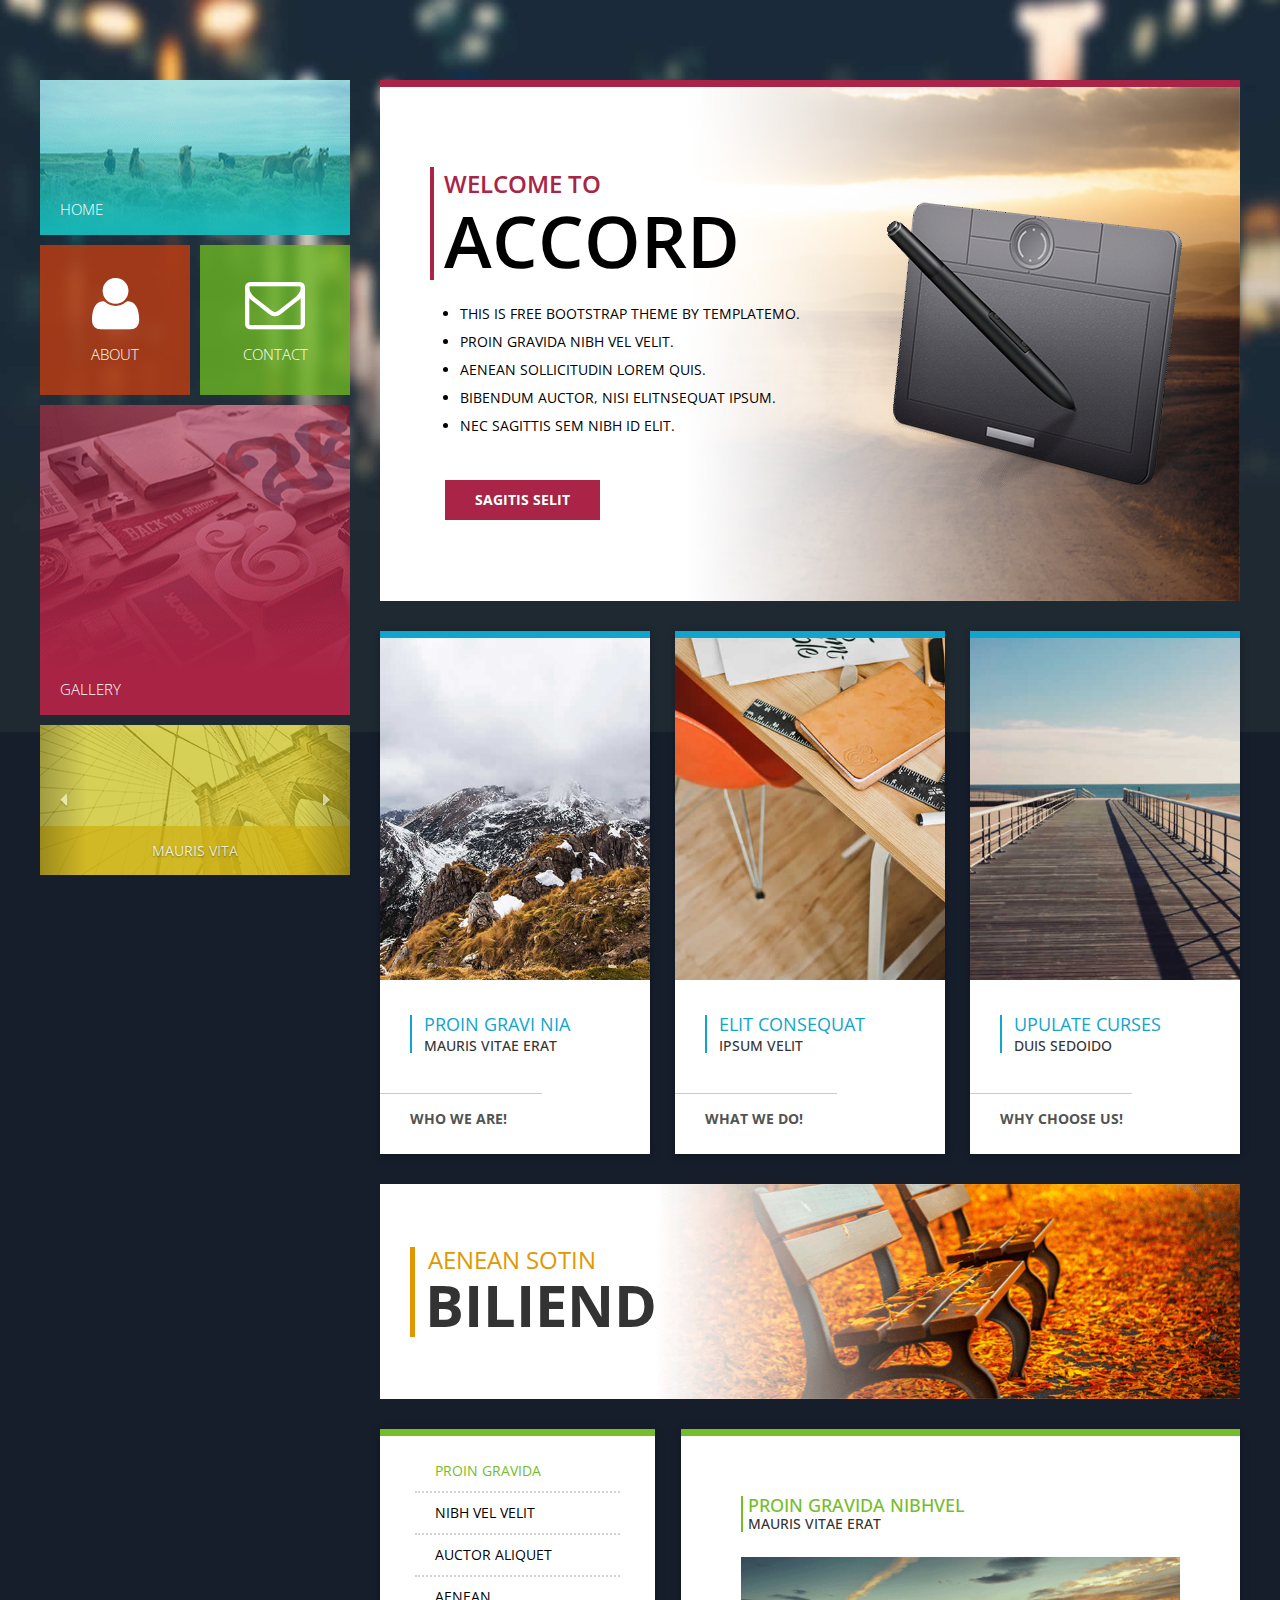
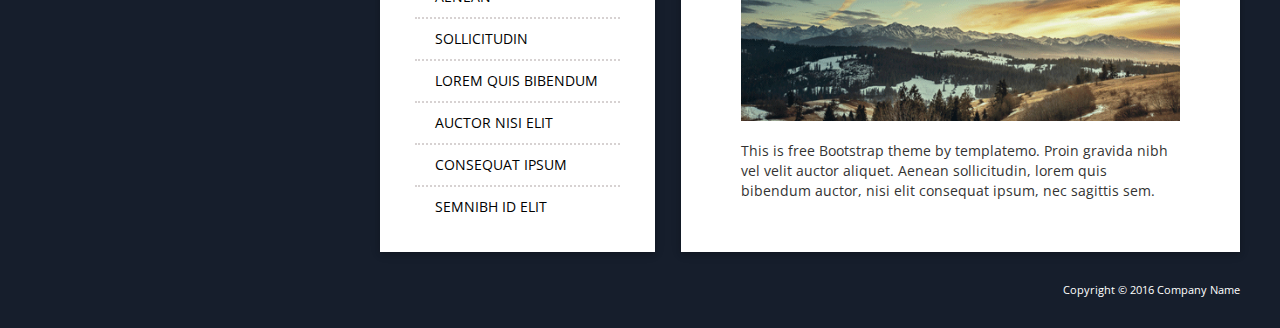
<file: template/about.html>
<!DOCTYPE html>
<html lang="en">
<head>

    <meta charset="UTF-8">
    <meta http-equiv="X-UA-Compatible" content="IE=edge">
    <meta name="viewport" content="width=device-width, initial-scale=1.0">

    <link rel='stylesheet' type='text/css' href='https://fonts.googleapis.com/css?family=Open+Sans:300,400,600,700,400italic'>
    <link rel="stylesheet" type="text/css" href="css/bootstrap.min.css">
    <link rel="stylesheet" type="text/css" href="font-awesome/css/font-awesome.min.css">
    <link rel="stylesheet" type="text/css" href="css/style.css">
<!--
Accord Template
http://www.templatemo.com/tm-478-accord
-->
    <title>Accord - About</title>

</head>

<body>
    <div class="main-body">
        <div class="container">
            <div class="row">

                <div class="main-page">
                    <aside class="main-navigation">
                        <div class="main-menu">

                            <div class="menu-container">
                                <div class="block-keep-ratio block-keep-ratio-2-1 block-width-full home">                                    
                                    <a href="index.html" class="block-keep-ratio__content  main-menu-link">
                                        <span class="main-menu-link-text">
                                            HOME    
                                        </span>                                        
                                    </a>
                                </div>                                
                            </div>

                            <div class="menu-container">                                
                                <div class="block-keep-ratio  block-keep-ratio-1-1  block-width-half  pull-left  about-main">                                    
                                    <a href="about.html" class="main-menu-link about block-keep-ratio__content flexbox-center">
                                        <i class="fa fa-user fa-4x main-menu-link-icon"></i>
                                        ABOUT
                                    </a>                                    
                                </div>

                                <div class="block-keep-ratio  block-keep-ratio-1-1  block-width-half  pull-right  contact-main">
                                    <a href="contact.html" class="main-menu-link contact block-keep-ratio__content flexbox-center">
                                        <i class="fa fa-envelope-o fa-4x main-menu-link-icon"></i>
                                        CONTACT
                                    </a>                                
                                </div>    
                            </div>   

                            <div class="menu-container">
                                <div class="block-keep-ratio block-keep-ratio-1-1 block-keep-ratio-md-2-1 block-width-full gallery">                                    
                                    <a href="gallery.html" class="main-menu-link  block-keep-ratio__content">
                                        <span class="main-menu-link-text">
                                            GALLERY    
                                        </span>                                            
                                    </a>                                    
                                </div>                                
                            </div>

                            <!-- sidebar carousel -->
                            <div class="menu-container">
                                <div class="mauris">
                                    <div id="carousel-menu" class="carousel slide" data-ride="carousel">
                                        <!-- Wrapper for slides -->
                                        <div class="carousel-inner" role="listbox">
                                            <div class="item active">
                                                <img src="images/slider-img-1.png" alt="slider">
                                                <div class="carousel-caption menu-caption">
                                                    mauris vita
                                                </div>
                                            </div>
                                            <div class="item">
                                                <img src="images/menu-bg-home.png" alt="slider">
                                                <div class="carousel-caption menu-caption">
                                                    lorem ipsum
                                                </div>
                                            </div>
                                        </div>

                                        <!-- Controls -->
                                        <a class="left carousel-control" href="#carousel-menu" role="button" data-slide="prev">
                                            <span class="fa fa-caret-left" aria-hidden="true"></span>
                                            <span class="sr-only">Previous</span>
                                        </a>
                                        <a class="right carousel-control" href="#carousel-menu" role="button" data-slide="next">
                                            <span class="fa fa-caret-right" aria-hidden="true"></span>
                                            <span class="sr-only">Next</span>
                                        </a>
                                    </div>
                                </div> <!-- .mauris -->
                            </div>
                        </div> <!-- main-menu -->
                    </aside> <!-- main-navigation -->

                    <div class="content-main">
                        <div class="row">
                            <div class="col-xs-12 col-sm-12 col-md-12 col-lg-12">
                                <div class="banner-main-about margin-b-30">
                                    <div class="banner-main-about-text">
                                        <div class="heading2">
                                            <p>WELCOME TO</p>
                                            <h1>ACCORD</h1>
                                        </div>
                                        <div class="desc2">
                                            <ul>
                                                <li>This is free Bootstrap theme by templatemo.</li>
                                                <li>Proin gravida nibh vel velit.</li>
                                                <li>Aenean sollicitudin lorem quis.</li>
                                                <li>bibendum auctor, nisi elitnsequat ipsum.</li>
                                                <li>nec sagittis sem nibh id elit.</li>
                                            </ul>
                                            <button type="button" class="">SAGITIS SELIT</button>
                                        </div>
                                    </div>
                                    <img src="images/about-img-1.png" alt="Image" class="img-responsive">
                                </div>    
                            </div>                                                        
                        </div> <!-- .banner-main-about -->

                        <!-- Modals -->
                        <div id="myModal" class="modal fade" tabindex="-1" role="dialog" aria-hidden="true">
                            <div class="modal-dialog">
                                <div class="modal-content">
                                    <div class="modal-body">
                                        <img src="images/about-img-2.jpg" alt="Image" class="img-responsive">
                                    </div> <!-- .modal-body -->
                                </div> <!-- .modal-content -->
                            </div> <!-- .modal-dialog -->
                        </div> <!-- #myModal -->
                        <div id="myModal2" class="modal fade" tabindex="-1" role="dialog" aria-hidden="true">
                            <div class="modal-dialog">
                                <div class="modal-content">
                                    <div class="modal-body">
                                        <img src="images/about-img-3.jpg" alt="Image" class="img-responsive">
                                    </div>
                                </div>
                            </div>
                        </div>
                        <div id="myModal3" class="modal fade" tabindex="-1" role="dialog" aria-hidden="true">
                            <div class="modal-dialog">
                                <div class="modal-content">
                                    <div class="modal-body">
                                        <img src="images/about-img-4.jpg" alt="Image" class="img-responsive">
                                    </div>
                                </div>
                            </div>
                        </div>

                        <div class="row about-box-main">
                            <div class="col-xs-12 col-sm-12 col-md-12 col-lg-12">

                                <div class="cards">
                                    
                                    <div class="box about_box_line card">
                                        <div class="box-icon">
                                            <img src="images/about-img-2.jpg" alt="Image" class="img-responsive">
                                            <div class="inner_search">
                                                <div class="search_icon text-center Absolute-Center" data-toggle="modal" data-target="#myModal"><i class="fa fa-search"></i></div>
                                            </div> <!-- .inner_search -->
                                        </div> <!-- .box-icon -->
                                        <div class="info">
                                            <div class="about_box_title">
                                                <h3>Proin gravi nia</h3>
                                                <h4>mauris vitae erat</h4>
                                            </div>
                                        </div> <!-- .info -->
                                        <div class="line"></div>
                                        <p class="about_box_text">who we are!</p>
                                    </div>
                                
                                    <div class="box about_box_line card">
                                        <div class="box-icon">
                                            <img src="images/about-img-3.jpg" alt="Image" class="img-responsive">
                                            <div class="inner_search">
                                                <div class="search_icon text-center Absolute-Center" data-toggle="modal" data-target="#myModal2"><i class="fa fa-search"></i></div>
                                            </div>
                                        </div>
                                        <div class="info">
                                            <div class="about_box_title">
                                                <h3>eLIT CONSEQUAT </h3>
                                                <h4>iPSUM VELIT</h4>
                                            </div>
                                        </div>
                                        <div class="line"></div>
                                        <p class="about_box_text">what we do!</p>
                                    </div>

                                    <div class="box about_box_line card">
                                        <div class="box-icon">
                                            <img src="images/about-img-4.jpg" alt="Image" class="img-responsive">
                                            <div class="inner_search">
                                                <div class="search_icon text-center Absolute-Center" data-toggle="modal" data-target="#myModal3"><i class="fa fa-search"></i></div>
                                            </div> <!-- .inner_search -->
                                        </div> <!-- .box-icon -->
                                        <div class="info">
                                            <div class="about_box_title">
                                                <h3>UPULATE CURSES</h3>
                                                <h4>DUIS SEDOIDO</h4>
                                            </div>
                                        </div>
                                        <div class="line"></div>
                                        <p class="about_box_text">why choose us!</p>
                                    </div>
                                      
                                </div>
                                
                            </div>
                            
                        </div>

                        <div class="row margin-b-30">
                            <div class="col-xs-12 col-sm-12 col-md-12 biliend">
                                <div class="banner-2-container">
                                    <div class="aenean">
                                        <h4>Aenean sotin </h4>
                                        <h3>biliend</h3>
                                    </div>    
                                </div>                                
                            </div>
                        </div>
                        <!-- <div class="row"> -->
                            <div class="about-last-container">
                                <!-- <div class="col-xs-12 col-sm-12 col-md-4 col-lg-4"> -->
                                   <div class="box bottom-main info-nav-container">
                                        <ul class="info info-ul">
                                            <li><a href="#" class="about_proin current">Proin gravida</a></li>
                                            <li><a href="#" class="about_proin">nibh vel velit</a></li>
                                            <li><a href="#" class="about_proin">auctor aliquet</a></li>
                                            <li><a href="#" class="about_proin">aenean</a></li>
                                            <li><a href="#" class="about_proin">sollicitudin</a></li>
                                            <li><a href="#" class="about_proin">lorem quis bibendum</a></li> 
                                            <li><a href="#" class="about_proin">auctor nisi elit</a></li>
                                            <li><a href="#" class="about_proin">consequat ipsum</a></li>
                                            <li><a href="#" class="about_proin">semnibh id elit</a></li>
                                        </ul>
                                    </div>
                                <!-- </div> -->    
                                <!-- <div class="col-xs-12 col-sm-12 col-md-8 col-lg-8"> -->
                                    <div class="box bottom-main info-description-container">
                                        <div class="info">
                                            <div class="proin-title">
                                                <h3>Proin gravida nibhvel</h3>
                                                <h4>mauris vitae erat</h4>
                                            </div>                                       
                                            <img src="images/about-img-5.png" alt="Image" class="img-responsive">
                                            <p class="proin-right-text">This is free Bootstrap theme by templatemo. Proin gravida nibh vel velit auctor aliquet. Aenean sollicitudin, lorem quis bibendum auctor, nisi elit consequat ipsum, nec sagittis sem.</p>
                                        </div> <!-- .info -->
                                    </div>
                                <!-- </div> -->
                            </div>
                        <!-- </div> -->
                    </div>
                </div>
            </div>
            <footer class="row">
                <div class="col-xs-12 col-sm-12 col-md-12 col-lg-12 footer">
                    <p class="copyright">Copyright © 2016 Company Name</p>
                </div>    
            </footer>            
        </div>
    </div>

    <script src="js/jquery-1.11.3.min.js"></script>
    <script src="js/bootstrap.min.js"></script>

</body>
</html>
</file>
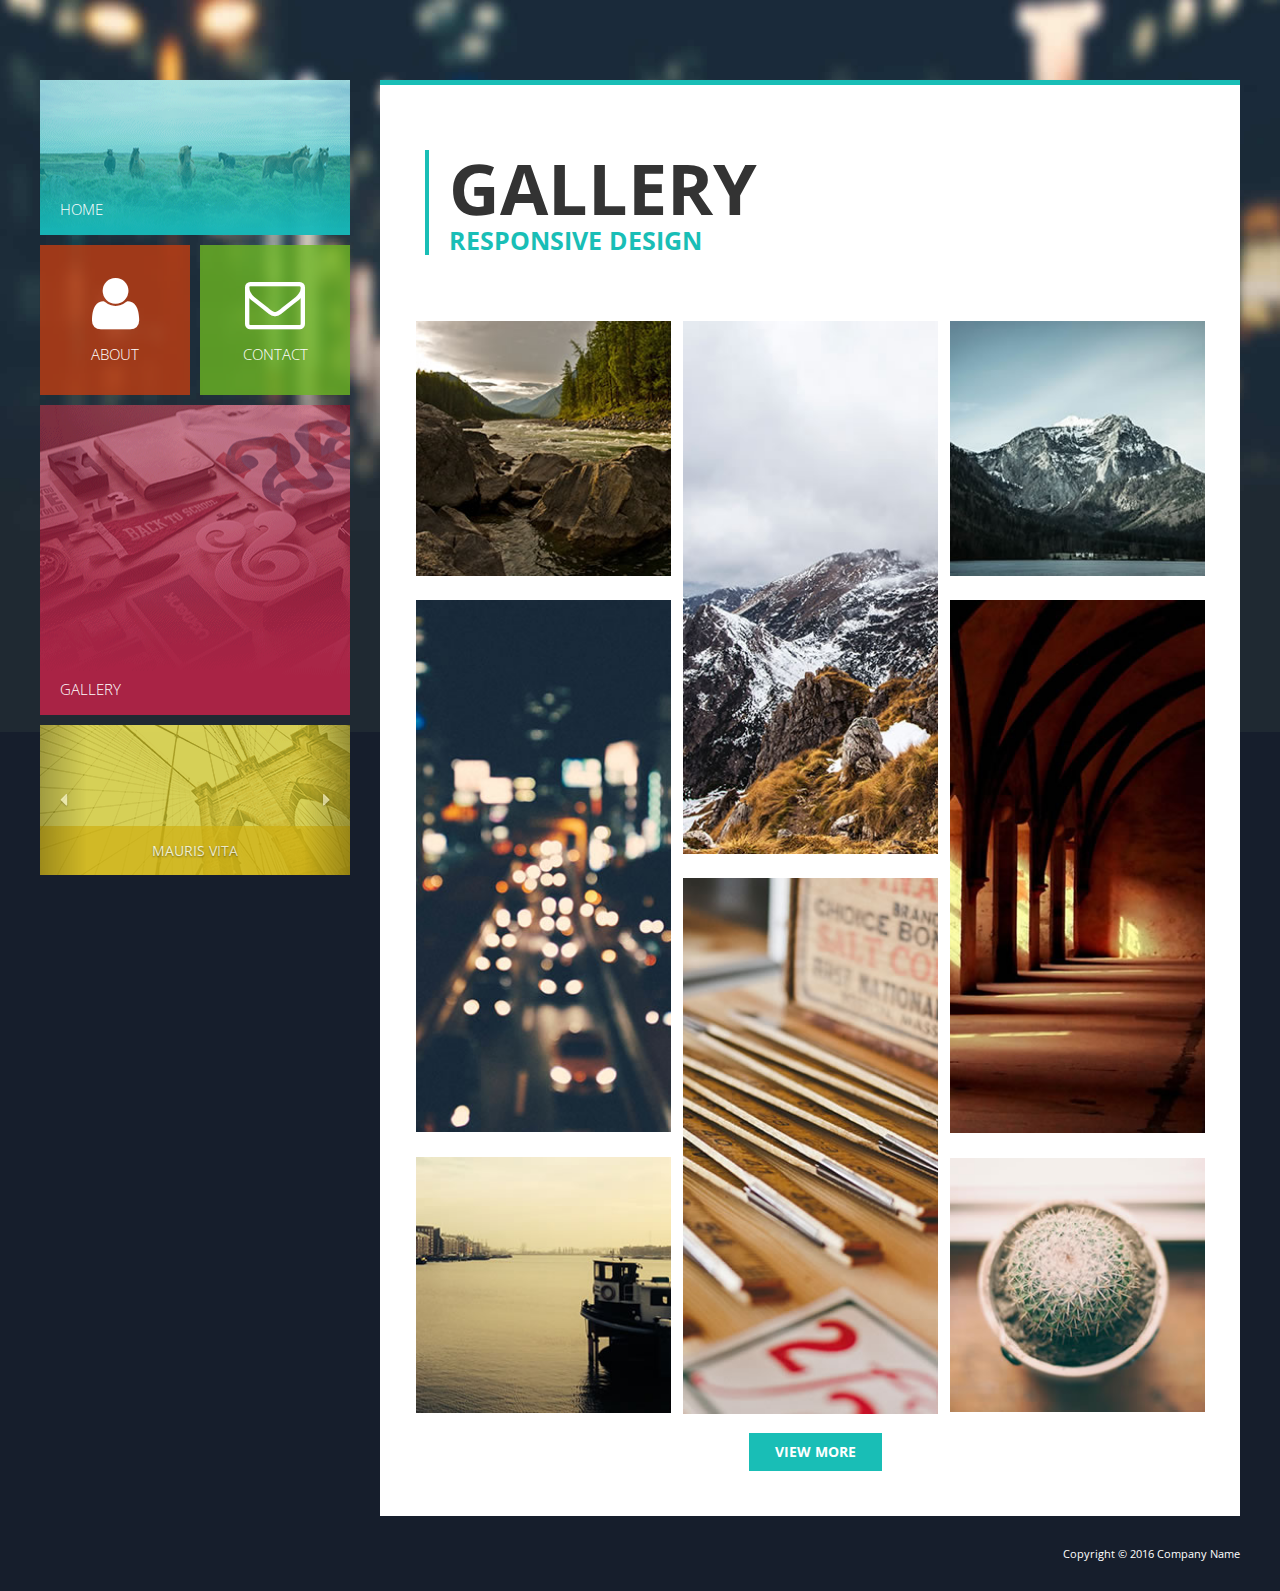
<file: template/gallery.html>
<!DOCTYPE html>
<html lang="en">
<head>
    <meta charset="UTF-8">
    <meta http-equiv="X-UA-Compatible" content="IE=edge">
    <meta name="viewport" content="width=device-width, initial-scale=1">

    <link rel='stylesheet' type='text/css' href='https://fonts.googleapis.com/css?family=Open+Sans:300,400,600,700,400italic'>
    <link rel="stylesheet" type="text/css" href="css/bootstrap.min.css">
    <link rel="stylesheet" type="text/css" href="font-awesome/css/font-awesome.min.css">     
    <link rel="stylesheet" type="text/css" href="css/magnific-popup.css">   <!-- Magnific Popup core CSS file -->
    <link rel="stylesheet" type="text/css" href="css/style.css">
<!--
Accord Template
http://www.templatemo.com/tm-478-accord
-->
    <title>Accord - Gallery</title>
</head>

<body class="gallery-page">

    <div class="main-body">
        <div class="container">
            <div class="row">
               
                <div class="main-page">
                    <aside class="main-navigation">
                        <div class="main-menu">

                            <div class="menu-container">
                                <div class="block-keep-ratio block-keep-ratio-2-1 block-width-full home">                                    
                                    <a href="index.html" class="block-keep-ratio__content  main-menu-link">
                                        <span class="main-menu-link-text">
                                            HOME    
                                        </span>                                        
                                    </a>
                                </div>                                
                            </div>

                            <div class="menu-container">                                
                                <div class="block-keep-ratio  block-keep-ratio-1-1  block-width-half  pull-left  about-main">                                    
                                    <a href="about.html" class="main-menu-link about block-keep-ratio__content flexbox-center">
                                        <i class="fa fa-user fa-4x main-menu-link-icon"></i>
                                        ABOUT
                                    </a>                                    
                                </div>

                                <div class="block-keep-ratio  block-keep-ratio-1-1  block-width-half  pull-right  contact-main">
                                    <a href="contact.html" class="main-menu-link contact block-keep-ratio__content flexbox-center">
                                        <i class="fa fa-envelope-o fa-4x main-menu-link-icon"></i>
                                        CONTACT
                                    </a>                                
                                </div>    
                            </div>   

                            <div class="menu-container">
                                <div class="block-keep-ratio block-keep-ratio-1-1 block-keep-ratio-md-2-1 block-width-full gallery">                                    
                                    <a href="gallery.html" class="main-menu-link  block-keep-ratio__content">
                                        <span class="main-menu-link-text">
                                            GALLERY    
                                        </span>                                            
                                    </a>                                    
                                </div>                                
                            </div>

                            <!-- sidebar carousel -->
                            <div class="menu-container">
                                <div class="mauris">
                                    <div id="carousel-menu" class="carousel slide" data-ride="carousel">
                                        <!-- Wrapper for slides -->
                                        <div class="carousel-inner" role="listbox">
                                            <div class="item active">
                                                <img src="images/slider-img-1.png" alt="slider">
                                                <div class="carousel-caption menu-caption">
                                                    mauris vita
                                                </div>
                                            </div>
                                            <div class="item">
                                                <img src="images/menu-bg-home.png" alt="slider">
                                                <div class="carousel-caption menu-caption">
                                                    lorem ipsum
                                                </div>
                                            </div>
                                        </div>

                                        <!-- Controls -->
                                        <a class="left carousel-control" href="#carousel-menu" role="button" data-slide="prev">
                                            <span class="fa fa-caret-left" aria-hidden="true"></span>
                                            <span class="sr-only">Previous</span>
                                        </a>
                                        <a class="right carousel-control" href="#carousel-menu" role="button" data-slide="next">
                                            <span class="fa fa-caret-right" aria-hidden="true"></span>
                                            <span class="sr-only">Next</span>
                                        </a>
                                    </div>
                                </div> <!-- .mauris -->
                            </div>
                        </div> <!-- main-menu -->
                    </aside> <!-- main-navigation -->

                    <!-- content-main -->
                    <div class="content-main gallery_main">

                        <div class="gallery-main-inner">
                            
                            <div class="col-md-12 gallery_title_main">
                                <div class="gallery_title">
                                    <h3>GALLERY</h3>
                                    <h4>RESPONSIVE DESIGN</h4>
                                </div><br style="clear:both;"/>
                            </div>

                            <div id="content" class="gallery-images-container">
                                <div class="box-gutter"></div>
                                <div class="box-sizer"></div>
                                <div class="box">
                                    <a href="images/gallery-item-1-big.jpg"><img alt="Agra picture" src="images/gallery-item-1.jpg"></a>
                                </div>
                                <div class="box">
                                    <a href="images/gallery-item-4-big.jpg"><img alt="Agra picture" src="images/gallery-item-4.jpg"></a>
                                </div>
                                <div class="box">
                                    <a href="images/gallery-item-6-big.jpg"><img alt="Agra picture" src="images/gallery-item-6.jpg"></a>
                                </div>
                                <div class="box">
                                    <a href="images/gallery-item-2-big.jpg"><img alt="Agra picture" src="images/gallery-item-2.jpg"></a>
                                </div>
                                <div class="box">
                                    <a href="images/gallery-item-5-big.jpg"><img alt="Agra picture" src="images/gallery-item-5.jpg"></a>
                                </div>
                                <div class="box">
                                    <a href="images/gallery-item-7-big.jpg"><img alt="Agra picture" src="images/gallery-item-7.jpg"></a>
                                </div>
                                <div class="box">
                                    <a href="images/gallery-item-8-big.jpg"><img alt="Agra picture" src="images/gallery-item-8.jpg"></a>
                                </div>
                                <div class="box">
                                    <a href="images/gallery-item-3-big.jpg"><img alt="Agra picture" src="images/gallery-item-3.jpg"></a>
                                </div>
                            </div>                

                            <div class="row text-center view_more_main">
                               <a href="#" class="btn view_more">view more</a>
                            </div>

                        </div>

                    </div>
                </div> <!-- .main-page -->
            </div> <!-- .row -->
            <footer class="row">
                <div class="col-xs-12 col-sm-12 col-md-12 col-lg-12 footer">
                    <p class="copyright">Copyright © 2016 Company Name</p>
                </div>    
            </footer>  <!-- .row -->   

        </div> <!-- .container -->
    </div>  <!-- .main-body -->


    <script src="js/jquery-1.11.3.min.js"></script>
    <script src="js/bootstrap.min.js"></script>
    <script src="js/imagesloaded.3.1.8.min.js"></script>
    <script src="js/jquery.masonry.3.2.1.min.js"></script> <!-- http://masonry.desandro.com/ -->
    <script src="js/jquery.magnific-popup.min.js"></script> <!-- http://dimsemenov.com/plugins/magnific-popup/ -->

    <script>
        function init_masonry(){
          var $container = $('#content');

          $container.imagesLoaded( function(){
              $container.masonry({
                itemSelector: '.box',
                isAnimated: true
            });
          });
        }

        $(document).ready(function(){
            
            //Init jQuery Masonry layout
            init_masonry();

            // Magnific Popup
            $('.gallery-images-container').magnificPopup({
                delegate: 'a', // child items selector, by clicking on it popup will open
                type: 'image',
                gallery: {
                    enabled: true,
                    navigateByImgClick: true,
                    preload: [0,1] // Will preload 0 - before current, and 1 after the current image
                },
            });

            //Select menu onchange
            $("#collapsed-navbar").change(function () {
                window.location = $(this).val();
            });
        
        });
    </script>

</body>
</html>
</file>
<file: css/style.css>
html{scroll-behavior:smooth}

a, button, div, img, li, h1, h2, h3, h4, p, span {
	user-select: none;
}

a:hover, a:focus { text-decoration: none; }
a:hover {
	-webkit-transition: all 0.3s ease;
	transition: all 0.3s ease;
}
.margin-b-30 { margin-bottom: 30px; }

.Absolute-Center {
  margin: auto;
  position: absolute;
  top: 0; left: 0; bottom: 0; right: 0;
}

body {
	margin: 0;
	padding: 0;
	background-color: #161E2C;
	font-family: 'Open Sans', sans-serif;
	overflow-x: hidden;
}

.main-body {
	float: left;
	width: 100%;
	background: url(../images/quyen-img-1.jpg) no-repeat top center;
	background-size: 100% auto;
	background-attachment: fixed;
}

@media all and (-ms-high-contrast: none), (-ms-high-contrast: active) {
	
	/* IE10+ CSS styles go here */
	
	.main-body { background-attachment: scroll;	}
}

.main-page {
	position: relative;
	margin-top: 80px;
}

.content-main {
	padding-left: 340px;
	width: 100%;
	box-sizing: border-box;
	float: none;
}

.main-navigation {
	padding: 0px 0px;
	width: 310px;
	position: absolute;
	top: 0;
	left: 0;
}
.portfolio-page .main-navigation,
.contact-page .main-navigation {
	position: static;
	float: left;
	width: 340px;
	padding-right: 30px;
}

.main-menu {
	float: left;
	width: 100%;
}
.main-menu-link {
	color: #fff;
	display: block;
	font-weight: 300;
	font-size: 15px;	
}

.main-menu-link-text {
	margin-bottom: 0;
	position: absolute;
	left: 20px;
	bottom: 15px;
}

.menu-container {	
	padding-left: 0;
	overflow: auto;
	margin-bottom: 10px;
}
.menu-container:last-child { margin-bottom: 0; }

.block-keep-ratio {	position: relative; }
	
	.block-keep-ratio__content {
		position: absolute;
		top: 0; bottom: 0; right: 0; left: 0;
	}

.block-keep-ratio:after {
	display: block;
	content: '';
}

.block-width-full {	width: 100%; }
.block-width-half { width: 150px; }

.block-keep-ratio-1-1:after {	padding-top: 100%; }
.block-keep-ratio-2-1:after {	padding-top: 50%; }

.flexbox-center {
	display: -webkit-box;
	display: -webkit-flex;
	display: -ms-flexbox;
	display: flex;
    -webkit-box-orient: vertical;
    -webkit-box-direction: normal;
    -webkit-flex-direction: column;
        -ms-flex-direction: column;
            flex-direction: column;
    -webkit-box-pack: center;
    -webkit-justify-content: center;
        -ms-flex-pack: center;
            justify-content: center;
    text-align: center;
}

.main-menu-link:hover {	color: #66FFFF; }
.main-menu-link:focus {	color: #fff; }

.home {
	background-color: rgba(16, 165, 205, 0.8);
	background-image: url(../images/quyen-img-14.png);
	background-repeat: no-repeat;
	background-size: 100% 100%;
}

.about-main { padding-left: 0; }
/* .about { background-color: rgba(193,61,18,0.8);	} */
.about { background-color: rgba(16, 165, 205, 0.8);	}

.cards {
	display: -webkit-box;
	display: -webkit-flex;
	display: -ms-flexbox;
	display: flex;
	-webkit-flex-wrap: wrap;
	    -ms-flex-wrap: wrap;
	        flex-wrap: wrap;
	-webkit-box-pack: justify;
	-webkit-justify-content: space-between;
	    -ms-flex-pack: justify;
	        justify-content: space-between;
}

.card {
	width: -webkit-calc(33% - 1em);
	width: calc(33% - 1em);
	margin-bottom: 30px;
}

/* .contact { background-color: rgba(107,181,34,0.8);	} */
.contact { background-color: rgba(16, 120, 205, 0.8);	}

.about i, .contact i {
	float: left;
	width: 100%;
	text-align: center;
	margin-bottom: 10px;
}
.portfolio {
	background-image: url(../images/quyen-img-13.png);
	background-repeat: no-repeat;
	background-size: 100% 100%;
}
.banner-main-home {
	background-color: white;
	background-image: url(../images/banner-bg-home.jpg);
	background-repeat: no-repeat;
	background-size: cover;
	background-position: bottom right;
	border-top: 7px solid #10a5cd;
	min-height: 320px;	
	overflow-y: auto;
}
.banner-main-home,
.banner-main-about {
	padding: 70px 30px 60px 50px;
}
.banner-main-home img {
	float: right;
	margin: 45px 0px;
	height: auto;
}

.banner-main-about {
	float: left;
    width: 100%;
    background-image: url(../images/banner-bg-about.jpg);
    background-repeat: no-repeat;
    background-size: cover;
    border-top: 7px solid #a92446;
    min-height: 320px;
    background-color: white;
    background-position: bottom right;
}
.banner-main-about img {
	float: right;
	margin: 45px 0px;
}

.carousel-control.left,
.carousel-control.right {
	display: -webkit-flex;
	display: -ms-flexbox;
	display: -webkit-box;
	display: flex;
	-webkit-align-items: center;
	-ms-flex-align: center;
	-webkit-box-align: center;
	        align-items: center;
	-webkit-justify-content: center;
	-ms-flex-pack: center;
	-webkit-box-pack: center;
	        justify-content: center;
	margin-bottom: 0;
}

.banner-main-home-text,
.banner-main-about-text {
	position: relative;
	float: left;
	width: 55%;
	color: #000;
	text-align: left;
	right: 0;
	top: 0px; 
	left: 0;
	text-shadow: none;
}
.menu-caption {
	float: left;
	width: 100%;
	background-color: #cfb011;
	text-align: center;
	left: 0px;
	bottom: 0px;
	position: absolute;
	top: 67%;
	opacity: 0.7;
	padding-top: 15px;
	padding-bottom: 0px;
	padding-left: 0px;
	padding-right: 0px;
	text-transform: uppercase;
}
.heading, .heading2 {
	float: left;
	width: 100%;
	margin: 10px 0px;
}
.heading { border-left: 4px solid #10a5cd; }
.heading2 {	border-left: 4px solid #a92446; }
.heading h1, .heading2 h1 {
	margin: 0 10px;
	font-weight: 600;
	font-size: 72px;
}
.heading p, .heading2 p {
	margin: 0 10px;
	font-size: 24px;
	font-weight: 600;
}
.heading p { color: #10a5cd; }
.heading2 p { color: #a92446; }
.desc, .desc2 {
	float: left;
	width: 100%;
	padding-left: 15px;
}
.desc p {
	line-height: 1.8;
	margin-top: 25px;
	margin-bottom: 30px;
}
.desc button, .desc2 button {
	background-color: #363636;
	color: #fff;
	font-weight: bold;
	border: none;
	padding: 10px 30px;
}
.desc button {
	background-color: #363636;
	-webkit-transition: all 0.3s ease;
	transition: all 0.3s ease;
}
.desc button:hover, .desc button:focus { background-color: #777; }
.desc2 button {
	background-color: #a92446;
	-webkit-transition: all 0.3s ease;
	transition: all 0.3s ease;
}
.desc2 button:hover, .desc2 button:focus { background-color: #DD426A; }
.desc2 ul {
	padding: 10px 15px 30px;
	line-height: 2;
	text-transform: uppercase;
}

/****box design style*****/
.box {
	float: left;
	box-shadow: 0 2px 5px 0 rgba(0, 0, 0, 0.16), 0 2px 10px 0 rgba(0, 0, 0, 0.12);
	display: block;
	background-color: #fff;
}
.london { border-top: 7px solid #19beb6; }
.paris { border-top: 7px solid #df9801; }
.box-icon {
	width: 100%;
	position: relative;
}

.info-nav-container {
	width: 32%;
    margin-right: 3%;
}

.float-container { overflow: auto; }

.info {
	width: 100%;
	padding: 15px 30px 20px;
}
.info-ul { padding: 15px 20px; }
.info-description-container {
	padding: 20px 30px;
	float: right;
	width: 65%;
}
.info > li {
	display: block;
	font-size: 14px;
	text-align: left;
	border-bottom: 2px dotted #D7D2D2;
	margin: 0px 15px;
	padding: 10px 0px;
}
.info > li:last-child {	border-bottom: none; }

.london-title {
	padding: 0 0 0 5px;
	border-left: 2px solid #19beb6;
	margin: 25px 0px;
}
.london-title h3 {
	color: #19beb6;
	font-size: 18px;
	margin: 5px;
}
.london-title h4 {
	font-size: 14px;
	margin: 5px;
}
.location-main {
	padding-left: 0px;
	padding-right: 0px;
}
.location i { color:#19beb6; }
.location span {
	font-size: 15px;
	font-weight: bold;
	margin-left: 10px;
}

.fa-2x { font-size: 1.4em; }

.user-icons i {
	color: #ccc;
	-webkit-transition: all 0.3s ease;
	transition: all 0.3s ease;
}
.user-icons a { margin-right: 12px; }
.user-icons a:last-child {	margin-right: 0; }
.user-icons i:hover { color:#999; }

.paris-title {	border-left: 2px solid #df9801; }
.paris-title h3 { color: #df9801; }
.location2 i { color:#df9801; }

.bottom-main { border-top:7px solid #75bd29; }
.bottom-title {
	padding: 0 0 0 5px;
	border-left: 2px solid #75bd29;
	margin: 25px 0px;
}
.bottom-title h3 {
	color: #75bd29;
	font-size: 20px;
	margin: 2px 5px;
}
.bottom-title h4 {
	font-size: 16px;
	margin: 0px 5px;
}
.bottom-user {
	font-size: 16px;
	color: #ccc;
	font-weight: bold;
}
.bottom-desc {
	margin-top: 30px;
	margin-bottom: 35px;
}
.bottom-user a {
	color: #ccc;
	-webkit-transition: all 0.3s ease;
	transition: all 0.3s ease;
}
.bottom-user a:hover { color:#999; }
.bottom-user i {
	font-size: 18px;
	margin-right: 5px;
}
.bottom-img { position: relative; }
.bottom-img p {
	width: 100%;
	color: #fff;
	position: absolute;
	bottom: 0px;
	padding: 18px 10px;
	margin: 0px 0px;
	text-transform: uppercase;
	font-size: 13px;
	font-weight: 600;
}

.first { background-color: rgba(36,148,176,0.8); }
.second { background-color: rgba(21, 150, 144, 0.8); }
.third { background-color: rgba(211,150,14,0.8); }

.footer {
	color: white;
	font-size: 12px;
	padding-right: 0;
}
.copyright {
	color: #fff;
	font-size: 11px;
	margin-bottom: 0;
	text-align: right;
	padding: 30px 0;
	user-select: none;
}

.copyright a {
	color: #fff;
}
.copyright a:hover {
	color: #FF0;
}

.about_box_line { border-top: 7px solid #10a5cd; }
.about_box_title {
	padding: 0 0 0 5px;
	border-left: 2px solid #10a5cd;
	margin: 20px 0px;
}
.about_box_title h3 {
	color: #10a5cd;
	font-weight: 400;
	font-size: 18px;
	margin: 0px 7px;
	text-transform: uppercase;
}
.about_box_title h4 {
	font-size: 16px;
	margin: 3px 7px 0;
	font-weight: bold;
	text-transform: uppercase;
}
.about_box_title h5 {
	font-size: 14px;
	margin: 3px 7px 0;
}
.about_box_text {
	color: #535353;
	text-transform: uppercase;
	font-size: 14px;
	font-weight: bold;
	clear: both;	
	padding: 15px 15px 15px 30px;
}
.line {
	float: left;
	width: 60%;
	height: 1px;
	background-color: #ccc;
}
.banner-2-container {
	background: url(../images/banner-bg-about-2.png) no-repeat center center;
	background-size: cover;
	width: 100%;
	height: 215px;
	display: -webkit-box;
	display: -webkit-flex;
	display: -ms-flexbox;
	display: flex;
    -webkit-box-align: center;
    -webkit-align-items: center;
        -ms-flex-align: center;
            align-items: center;
    padding-left: 30px;    
}

.proin-title {
	padding: 0px;
	border-left: 2px solid #75bd29;
	margin: 25px 0px;
}
.proin-title h3 {
	color: #75bd29;
	font-size: 18px;
	margin: 0px 5px;
	text-transform: uppercase;
}
.proin-title h4 {
	font-size: 14px;
	margin: 0px 5px;
	text-transform: uppercase;
}

.about_proin {
	color: black;
	padding: 0 20px;
	text-transform: uppercase;
	-webkit-transition: all 0.3s ease;
	transition: all 0.3s ease;
}

.about_proin.current, .about_proin:hover, .about_proin:focus { color: #75BD29; }
.proin-right-text {	margin-top:20px; }

.about-last-container {
	display: -webkit-box;
	display: -webkit-flex;
	display: -ms-flexbox;
	display: flex;
	-webkit-box-orient: horizontal;
	-webkit-box-direction: normal;
	-webkit-flex-direction: row;
	    -ms-flex-direction: row;
	        flex-direction: row;
	-webkit-box-pack: center;
	-webkit-justify-content: center;
	    -ms-flex-pack: center;
	        justify-content: center;
	-webkit-align-content: center;
	    -ms-flex-line-pack: center;
	        align-content: center;	
}

.aenean {
	padding-left: 10px;
	border-left:5px solid #df9801;
}
.aenean h3 {
	font-size: 58px;
	font-weight: bold;
	margin-top: 0px;
	margin-bottom: 0px;
	text-transform: uppercase;
}
.aenean h4 {
	font-size: 24px;
	font-weight: 400;
	margin: 0px 0px;
	padding-left: 3px;
	color: #df9801;
	text-transform: uppercase;
}

.portfolio_main,
.contact-content {
	background-color: #fff;
	border-top: 5px solid #19beb6;	
	width: auto;
	overflow: hidden;
}
.portfolio_main {	padding: 30px 20px 30px 30px; }

.contact-content { padding: 30px; }
.contact-content { padding: 0; }
.contact-content-upper { padding: 30px 40px; }

.portfolio_title {
	width: auto;
	border-left: 4px solid #19beb6;
	padding-left: 20px;
	margin-bottom: 40px;
}
.portfolio_title h3 {
	font-size: 70px;
	font-weight: bold;
	margin-bottom: 0;
}
.portfolio_title h4 {
	font-size: 25px;
	font-weight: bold;
	color: #19beb6;
	margin-top: 0;
	text-transform: uppercase;
}

.view_more_main, .view_portfolio_main {
	width: 100%;
	margin: 15px 0px;
}

.view_more {
	background-color:#19beb6;
	color:#fff;
	font-size:14px;
	text-transform:uppercase;
	font-weight:bold;
	border-radius:0px;
	padding:8px 25px;
}

.view_portfolio:hover, .view_portfolio:focus { 
	background-color: #0d84a5; 
	color:#fff;
}

.view_portfolio {
	background-color:#10a5cd;
	color:#fff;
	font-size:14px;
	text-transform:uppercase;
	font-weight:bold;
	border-radius:0px;
	padding:8px 25px;
}

.contact_left {	padding:8px 30px; }
.contact_right { padding: 5px 0px; }

.contact_title {
	font-size: 37px;
	font-weight: bold;
	line-height: 30px;
	margin-bottom: 5px;
}
.contact_sub_title { font-size:15px; }
.contact_text {
	font-size: 15px;
	line-height: 25px;
	margin-top: 30px;
	margin-bottom: 25px;
}
.contact_info {
	font-size: 14px;
	font-style: italic;
	font-weight: bold;
	line-height: 25px;
	margin-left: 10px;
	margin-bottom: 15px;
}
.contact-fa { width: 25px; }

.social-icon {
	color: #fff;
	cursor: pointer;
	margin: 5px;
	width: 35px;
	height: 35px;
	text-align: center;
	padding-top: 10px;
	-webkit-transition: all 0.3s ease;
	transition: all 0.3s ease;
}
.linkedin_icon {	background-color:#2965b6; }
.linkedin_icon:hover, .linkedin_icon:focus { background-color: #205192; }

.facebook_icon { background-color:#527ebf; }
.facebook_icon:hover, .facebook_icon:focus { background-color: #2B538D; }

.messenger_icon {	background-color:#3586f6; }
.messenger_icon:hover, .messenger_icon:focus { background-color: #2d70cf; }

.zalo_icon { background-color:#246aed; }
.zalo_icon:hover, .zalo_icon:focus { background-color: rgb(32, 62, 107); }

.instagram_icon {	background-color:#dc3274; }
.instagram_icon:hover, .instagram_icon:focus { background-color: #b7295f; }

.form-group { margin-bottom: 25px; }
.form-control {
	border-radius: 0;
	height:43px;
}
.form-control:focus {
    border-color: rgb(25, 192, 200);
    outline: 0;
    box-shadow: inset 0 1px 1px rgba(0,0,0,.075),0 0 8px rgba(25,192,200,.6);
}
.contact-info-link { color: #000; }
.contact-info-link:hover, .contact-info-link:focus { color: #19beb6; }

.btn-submit {
	font-weight: normal;
	padding: 13px 38px;
	-webkit-transition: all 0.3s ease;
	transition: all 0.3s ease;
}
.btn-submit:hover, .btn-submit:focus {
	background-color: #109B94;
	color: white;
}

textarea.form-control {	height:135px; }

.inner_play {
	width: 100%;
	height: 100%;
	position: absolute;
	background-color: none;
	opacity: 0;
	z-index: 110;
	top: 0px;
	left: 0px;
	-webkit-transition: all 0.4s ease;
	transition: all 0.4s ease;
}

.play_icon {
	border-radius: 100%;
	padding: 12px 0px;
	width: 44px;
	height: 44px;
	background-color: #10a5cd;
	color: #fff;
	cursor: pointer;
}

.box-icon:hover .inner_play{
	opacity: 0.9;
	background-color:#000;
}

.modal-dialog { 
	width: 1600px; 
} 
 
/*****masonry portfolio****/
#content {
	float: left;
	width: 100%;
}
#content .box {
	width: 50%;
	padding: 6px;
	display: inline-block;
	vertical-align: top;
	margin-bottom: 12px; /* Safari/Chrome, other WebKit */    /* Firefox, other Gecko */
	box-sizing: border-box;
	box-shadow: none;         /* Opera/IE 8+ */
}
.box img { width: 100%;	}
.about_box_line { max-width: 410px; }

@media screen and (max-width: 1199px) and (min-width: 992px) {
	
	.banner-main-home {	padding-bottom: 80px; }
	.banner-main-home img {	margin-top: 150px; }
	.banner-main-home-text,
	.banner-main-about-text {
		width: 43%;
	}

	.banner-main-about { padding: 70px 30px 60px 30px; }
	.banner-main-about img { padding-top: 100px; }

}

@media screen and (max-width: 719px) {
	.modal-dialog {
		width: auto;
	}

	#content { float: none; }
}

@media screen and (min-width: 720px) {
	.modal-dialog {
		width:640px;
		margin: 30px auto
	}

	#content .box { width: 33%; box-shadow: none;}
}

@media screen and (min-width: 992px) {
	#content .box { width: 33%; box-shadow: none;}

	.media-small {display: none}
	.media-big {display: initial}
}

@media (min-width: 1230px) {
	.container { width: 1200px;	}
}

@media (max-width:991px) {
	.media-small {display: initial}
	.media-big {display: none}

	.main-body { background-size: auto; }

	.box {	margin-bottom: 30px; }

	.block-keep-ratio-md-2-1:after { padding-top: 50%; }

	.contact-page .main-navigation,
	.portfolio-page .main-navigation,
	.main-navigation {
		float: none;
		position: static;
		overflow: auto;
    	margin: 0 auto 80px;   
    	padding-right: 0;
    	width: 310px;
    	max-width: 100%;
	}

	.content-main { padding-left: 0; }
	.content-main.portfolio_main { padding: 30px; }

	.banner-main-home img {
		display: block;		
		float: none;
		margin: 50px auto;
		padding-top: 50px;
	}
	.banner-main-home-text { overflow-y: auto; }

	.banner-main-about img {
		float: none;
		margin: 0 auto;
		padding-top: 30px;
	}

	.bottom-img {
		width: 100%;
		margin-bottom: 10px;
	}
	
	.bottom-img p {
		width: 100%;
		position: relative;
	}

	.heading h1, .heading2 h1 {	font-size: 40px; }
	.heading p, .heading2 p { font-size: 14px; }
	
	.banner-main-home-text,
	.banner-main-about-text {
		width: auto;		
	}

	.box.paris { margin-bottom: 0; }
	.bottom-main { margin-bottom: 0; }
	
	.aenean { top: 7px;	}

	.about_proin { padding: 0;	}
	.about-last-container {
		-webkit-box-orient: vertical;
		-webkit-box-direction: normal;
		-webkit-flex-direction: column;
		    -ms-flex-direction: column;
		        flex-direction: column;
	}
	
	.info-nav-container,
	.info-description-container {
		float: none;
		width: 100%;
	}
	.info-nav-container {
		margin-right: 0;
		margin-bottom: 30px;
	}	
}

@media (max-width: 800px) {

	.container {
		padding-left: 40px;
		padding-right: 40px;
	}

}

@media (max-width:767px) {

	.box {	width: 100%; }
	
	.cards { 
		-webkit-box-pack: center; 
		-webkit-justify-content: center; 
		    -ms-flex-pack: center; 
		        justify-content: center;
	}
	.card {	width: 100%; }

	.desc p {
		font-size:14px;
		display:block;
	}
	.desc2 ul {	display: block;	}
	.heading, .heading2 { margin: 15px 0px;	}
	.carousel { min-height: auto; }
	
	.heading h1, .heading2 h1 {	font-size: 46px; }
	.heading p, .heading2 p { font-size: 15px; }
	
	.content-main {
		padding-left: 0;
		width: 100%;
	}

	.portfolio_main,
	.contact-content { padding: 15px; }
	
	.portfolio_title h3 {	font-size: 50px; }
	.portfolio_title h4 {	font-size: 20px; }
	
	.banner-main-home-text,
	.banner-main-home img {
		float: none;
	}
	
	.banner-main-about img {
		float: none;
		padding-top: 50px;
	}
}
@media (max-width: 550px) {

	.banner-main-home, .banner-main-about {	padding: 20px; }
	.banner-main-home-text {
		width: 92%;
		float: left;
		padding-right: 25px;
	}
	
	.aenean { top: 20px; }
}

@media (max-width: 480px) {

	.col-xxs-12 { width: 100%; }

	.aenean h3 { font-size: 40px; }
	.aenean h4 { font-size: 22px; }
	
	.info-description-container { padding: 20px 0; }
}

@media (max-width:400px) {
	
	.desc2 { font-size: 12px; }
	
	.contact-content-upper { padding: 20px;	}
}

@media (max-width: 370px) {
	
	.block-width-half {	width: 48%;	}

	.main-menu-link-icon {	font-size: 3em;	}

	.portfolio_title h3 { font-size: 40px; }
	.portfolio_title h4 { font-size: 18px; }
}
</file>
<file: template/css/style.css>
/*

Accord Template

http://www.templatemo.com/tm-478-accord

*/

a:hover, a:focus { text-decoration: none; }
a:hover {
	-webkit-transition: all 0.3s ease;
	transition: all 0.3s ease;
}
.margin-b-30 { margin-bottom: 30px; }

/*
 * http://www.smashingmagazine.com/2013/08/absolute-horizontal-vertical-centering-css/
 */
.Absolute-Center {
  margin: auto;
  position: absolute;
  top: 0; left: 0; bottom: 0; right: 0;
}

body {
	margin: 0;
	padding: 0;
	background-color: #161E2C;
	font-family: 'Open Sans', sans-serif;
	overflow-x: hidden;
}

.main-body {
	float: left;
	width: 100%;
	background: url(../images/page-bg.jpg) no-repeat top center;
	background-size: 100% auto;
	background-attachment: fixed;
}

/* 
 * http://philipnewcomer.net/2014/04/target-internet-explorer-10-11-css/
 * Background attachment fixed bug on IE 
*/
@media all and (-ms-high-contrast: none), (-ms-high-contrast: active) {
	
	/* IE10+ CSS styles go here */
	
	.main-body { background-attachment: scroll;	}
}

.main-page {
	position: relative;
	margin-top: 80px;
}

/*http://stackoverflow.com/questions/16034397/css-calc-alternative*/
.content-main {
	padding-left: 340px;
	width: 100%;
	box-sizing: border-box;
	float: none;
}

.main-navigation {
	padding: 0px 0px;
	width: 310px;
	position: absolute;
	top: 0;
	left: 0;
}
.gallery-page .main-navigation,
.contact-page .main-navigation {
	position: static;
	float: left;
	width: 340px;
	padding-right: 30px;
}

.main-menu {
	float: left;
	width: 100%;
}
.main-menu-link {
	color: #fff;
	display: block;
	font-weight: 300;
	font-size: 15px;	
}

.main-menu-link-text {
	margin-bottom: 0;
	position: absolute;
	left: 20px;
	bottom: 15px;
}

.menu-container {	
	padding-left: 0;
	overflow: auto;
	margin-bottom: 10px;
}
.menu-container:last-child { margin-bottom: 0; }

/* http://stackoverflow.com/questions/12121090/responsively-change-div-size-keeping-aspect-ratio */

.block-keep-ratio {	position: relative; }
	
	.block-keep-ratio__content {
		position: absolute;
		top: 0; bottom: 0; right: 0; left: 0;
	}

.block-keep-ratio:after {
	display: block;
	content: '';
}

.block-width-full {	width: 100%; }
.block-width-half { width: 150px; }

.block-keep-ratio-1-1:after {	padding-top: 100%; }
.block-keep-ratio-2-1:after {	padding-top: 50%; }

.flexbox-center {
	display: -webkit-box;
	display: -webkit-flex;
	display: -ms-flexbox;
	display: flex;
    -webkit-box-orient: vertical;
    -webkit-box-direction: normal;
    -webkit-flex-direction: column;
        -ms-flex-direction: column;
            flex-direction: column;
    -webkit-box-pack: center;
    -webkit-justify-content: center;
        -ms-flex-pack: center;
            justify-content: center;
    text-align: center;
}

.main-menu-link:hover {	color: #66FFFF; }
.main-menu-link:focus {	color: #fff; }

.home {
	background-color: rgba(16, 165, 205, 0.8);
	background-image: url(../images/menu-bg-home.png);
	background-repeat: no-repeat;
	background-size: 100% 100%;
}

.about-main { padding-left: 0; }
.about { background-color: rgba(193,61,18,0.8);	}

.cards {
	display: -webkit-box;
	display: -webkit-flex;
	display: -ms-flexbox;
	display: flex;
	-webkit-flex-wrap: wrap;
	    -ms-flex-wrap: wrap;
	        flex-wrap: wrap;
	-webkit-box-pack: justify;
	-webkit-justify-content: space-between;
	    -ms-flex-pack: justify;
	        justify-content: space-between;
}

.card {
	width: -webkit-calc(33% - 1em);
	width: calc(33% - 1em);
	margin-bottom: 30px;
}

.contact { background-color: rgba(107,181,34,0.8);	}

.about i, .contact i {
	float: left;
	width: 100%;
	text-align: center;
	margin-bottom: 10px;
}
.gallery {
	background-image: url(../images/menu-bg-gallery.png);
	background-repeat: no-repeat;
	background-size: 100% 100%;
}
.banner-main-home {
	background-color: white;
	background-image: url(../images/banner-bg-home.jpg);
	background-repeat: no-repeat;
	background-size: cover;
	background-position: bottom right;
	border-top: 7px solid #10a5cd;
	min-height: 320px;	
	overflow-y: auto;
}
.banner-main-home,
.banner-main-about {
	padding: 70px 30px 60px 50px;
}
.banner-main-home img {
	float: right;
	margin: 45px 0px;
	height: auto;
}

.banner-main-about {
	float: left;
    width: 100%;
    background-image: url(../images/banner-bg-about.jpg);
    background-repeat: no-repeat;
    background-size: cover;
    border-top: 7px solid #a92446;
    min-height: 320px;
    background-color: white;
    background-position: bottom right;
}
.banner-main-about img {
	float: right;
	margin: 45px 0px;
}

.carousel-control.left,
.carousel-control.right {
	display: -webkit-flex;
	display: -ms-flexbox;
	display: -webkit-box;
	display: flex;
	-webkit-align-items: center;
	-ms-flex-align: center;
	-webkit-box-align: center;
	        align-items: center;
	-webkit-justify-content: center;
	-ms-flex-pack: center;
	-webkit-box-pack: center;
	        justify-content: center;
	margin-bottom: 0;
}

.banner-main-home-text,
.banner-main-about-text {
	position: relative;
	float: left;
	width: 55%;
	color: #000;
	text-align: left;
	right: 0;
	top: 0px; 
	left: 0;
	text-shadow: none;
}
.menu-caption {
	float: left;
	width: 100%;
	background-color: #cfb011;
	text-align: center;
	left: 0px;
	bottom: 0px;
	position: absolute;
	top: 67%;
	opacity: 0.7;
	padding-top: 15px;
	padding-bottom: 0px;
	padding-left: 0px;
	padding-right: 0px;
	text-transform: uppercase;
}
.heading, .heading2 {
	float: left;
	width: 100%;
	margin: 10px 0px;
}
.heading { border-left: 4px solid #10a5cd; }
.heading2 {	border-left: 4px solid #a92446; }
.heading h1, .heading2 h1 {
	margin: 0 10px;
	font-weight: 600;
	font-size: 72px;
}
.heading p, .heading2 p {
	margin: 0 10px;
	font-size: 24px;
	font-weight: 600;
}
.heading p { color: #10a5cd; }
.heading2 p { color: #a92446; }
.desc, .desc2 {
	float: left;
	width: 100%;
	padding-left: 15px;
}
.desc p {
	line-height: 1.8;
	margin-top: 25px;
	margin-bottom: 30px;
}
.desc button, .desc2 button {
	background-color: #363636;
	color: #fff;
	font-weight: bold;
	border: none;
	padding: 10px 30px;
}
.desc button {
	background-color: #363636;
	-webkit-transition: all 0.3s ease;
	transition: all 0.3s ease;
}
.desc button:hover, .desc button:focus { background-color: #777; }
.desc2 button {
	background-color: #a92446;
	-webkit-transition: all 0.3s ease;
	transition: all 0.3s ease;
}
.desc2 button:hover, .desc2 button:focus { background-color: #DD426A; }
.desc2 ul {
	padding: 10px 15px 30px;
	line-height: 2;
	text-transform: uppercase;
}

/****box design style*****/
.box {
	float: left;
	box-shadow: 0 2px 5px 0 rgba(0, 0, 0, 0.16), 0 2px 10px 0 rgba(0, 0, 0, 0.12);
	display: block;
	background-color: #fff;
}
.london { border-top: 7px solid #19beb6; }
.paris { border-top: 7px solid #df9801; }
.box-icon {
	width: 100%;
	position: relative;
}

.info-nav-container {
	width: 32%;
    margin-right: 3%;
}

.float-container { overflow: auto; }

.info {
	width: 100%;
	padding: 15px 30px 20px;
}
.info-ul { padding: 15px 20px; }
.info-description-container {
	padding: 20px 30px;
	float: right;
	width: 65%;
}
.info > li {
	display: block;
	font-size: 14px;
	text-align: left;
	border-bottom: 2px dotted #D7D2D2;
	margin: 0px 15px;
	padding: 10px 0px;
}
.info > li:last-child {	border-bottom: none; }

.london-title {
	padding: 0 0 0 5px;
	border-left: 2px solid #19beb6;
	margin: 25px 0px;
}
.london-title h3 {
	color: #19beb6;
	font-size: 18px;
	margin: 5px;
}
.london-title h4 {
	font-size: 14px;
	margin: 5px;
}
.location-main {
	padding-left: 0px;
	padding-right: 0px;
}
.location i { color:#19beb6; }
.location span {
	font-size: 15px;
	font-weight: bold;
	margin-left: 10px;
}

.fa-2x { font-size: 1.4em; }

.user-icons i {
	color: #ccc;
	-webkit-transition: all 0.3s ease;
	transition: all 0.3s ease;
}
.user-icons a { margin-right: 12px; }
.user-icons a:last-child {	margin-right: 0; }
.user-icons i:hover { color:#999; }

.paris-title {	border-left: 2px solid #df9801; }
.paris-title h3 { color: #df9801; }
.location2 i { color:#df9801; }

.bottom-main { border-top:7px solid #75bd29; }
.bottom-title {
	padding: 0 0 0 5px;
	border-left: 2px solid #75bd29;
	margin: 25px 0px;
}
.bottom-title h3 {
	color: #75bd29;
	font-size: 20px;
	margin: 2px 5px;
}
.bottom-title h4 {
	font-size: 16px;
	margin: 0px 5px;
}
.bottom-user {
	font-size: 16px;
	color: #ccc;
	font-weight: bold;
}
.bottom-desc {
	margin-top: 30px;
	margin-bottom: 35px;
}
.bottom-user a {
	color: #ccc;
	-webkit-transition: all 0.3s ease;
	transition: all 0.3s ease;
}
.bottom-user a:hover { color:#999; }
.bottom-user i {
	font-size: 18px;
	margin-right: 5px;
}
.bottom-img { position: relative; }
.bottom-img p {
	width: 100%;
	color: #fff;
	position: absolute;
	bottom: 0px;
	padding: 18px 10px;
	margin: 0px 0px;
	text-transform: uppercase;
	font-size: 13px;
	font-weight: 600;
}

.first { background-color: rgba(36,148,176,0.8); }
.second { background-color: rgba(21, 150, 144, 0.8); }
.third { background-color: rgba(211,150,14,0.8); }

.footer {
	color: white;
	font-size: 12px;
	padding-right: 0;
}
.copyright {
	color: #fff;
	font-size: 11px;
	margin-bottom: 0;
	text-align: right;
	padding: 30px 0;
}

.copyright a {
	color: #fff;
}
.copyright a:hover {
	color: #FF0;
}

.about_box_line { border-top: 7px solid #10a5cd; }
.about_box_title {
	padding: 0 0 0 5px;
	border-left: 2px solid #10a5cd;
	margin: 20px 0px;
}
.about_box_title h3 {
	color: #10a5cd;
	font-weight: 400;
	font-size: 18px;
	margin: 0px 7px;
	text-transform: uppercase;
}
.about_box_title h4 {
	font-size: 14px;
	margin: 3px 7px 0;
	text-transform: uppercase;
}
.about_box_text {
	color: #535353;
	text-transform: uppercase;
	font-size: 14px;
	font-weight: bold;
	clear: both;	
	padding: 15px 15px 15px 30px;
}
.line {
	float: left;
	width: 60%;
	height: 1px;
	background-color: #ccc;
}
.banner-2-container {
	background: url(../images/banner-bg-about-2.png) no-repeat center center;
	background-size: cover;
	width: 100%;
	height: 215px;
	display: -webkit-box;
	display: -webkit-flex;
	display: -ms-flexbox;
	display: flex;
    -webkit-box-align: center;
    -webkit-align-items: center;
        -ms-flex-align: center;
            align-items: center;
    padding-left: 30px;    
}

.proin-title {
	padding: 0px;
	border-left: 2px solid #75bd29;
	margin: 25px 0px;
}
.proin-title h3 {
	color: #75bd29;
	font-size: 18px;
	margin: 0px 5px;
	text-transform: uppercase;
}
.proin-title h4 {
	font-size: 14px;
	margin: 0px 5px;
	text-transform: uppercase;
}

.about_proin {
	color: black;
	padding: 0 20px;
	text-transform: uppercase;
	-webkit-transition: all 0.3s ease;
	transition: all 0.3s ease;
}

.about_proin.current, .about_proin:hover, .about_proin:focus { color: #75BD29; }
.proin-right-text {	margin-top:20px; }

.about-last-container {
	display: -webkit-box;
	display: -webkit-flex;
	display: -ms-flexbox;
	display: flex;
	-webkit-box-orient: horizontal;
	-webkit-box-direction: normal;
	-webkit-flex-direction: row;
	    -ms-flex-direction: row;
	        flex-direction: row;
	-webkit-box-pack: center;
	-webkit-justify-content: center;
	    -ms-flex-pack: center;
	        justify-content: center;
	-webkit-align-content: center;
	    -ms-flex-line-pack: center;
	        align-content: center;	
}

.aenean {
	padding-left: 10px;
	border-left:5px solid #df9801;
}
.aenean h3 {
	font-size: 58px;
	font-weight: bold;
	margin-top: 0px;
	margin-bottom: 0px;
	text-transform: uppercase;
}
.aenean h4 {
	font-size: 24px;
	font-weight: 400;
	margin: 0px 0px;
	padding-left: 3px;
	color: #df9801;
	text-transform: uppercase;
}

.gallery_main,
.contact-content {
	background-color: #fff;
	border-top: 5px solid #19beb6;	
	width: auto;
	overflow: hidden;
}
.gallery_main {	padding: 30px 20px 30px 30px; }

.contact-content { padding: 30px; }
.contact-content { padding: 0; }
.contact-content-upper { padding: 30px 40px; }

.gallery_title {
	width: auto;
	border-left: 4px solid #19beb6;
	padding-left: 20px;
	margin-bottom: 40px;
}
.gallery_title h3 {
	font-size: 70px;
	font-weight: bold;
	margin-bottom: 0;
}
.gallery_title h4 {
	font-size: 25px;
	font-weight: bold;
	color: #19beb6;
	margin-top: 0;
	text-transform: uppercase;
}

.view_more_main {
	width: 100%;
	margin: 15px 0px;
}

.view_more {
	background-color:#19beb6;
	color:#fff;
	font-size:14px;
	text-transform:uppercase;
	font-weight:bold;
	border-radius:0px;
	padding:8px 25px;
}

.contact_left {	padding:8px 30px; }
.contact_right { padding: 5px 0px; }

.contact_title {
	font-size: 37px;
	font-weight: bold;
	line-height: 30px;
	margin-bottom: 5px;
}
.contact_sub_title { font-size:15px; }
.contact_text {
	font-size: 15px;
	line-height: 25px;
	margin-top: 30px;
	margin-bottom: 25px;
}
.contact_info {
	font-size: 14px;
	font-style: italic;
	font-weight: bold;
	line-height: 25px;
	margin-left: 10px;
	margin-bottom: 15px;
}
.contact-fa { width: 25px; }

.social-icon {
	color: #fff;
	cursor: pointer;
	margin: 5px;
	width: 35px;
	height: 35px;
	text-align: center;
	padding-top: 10px;
	-webkit-transition: all 0.3s ease;
	transition: all 0.3s ease;
}
.rss_icon {	background-color: #ff9934;}
.rss_icon:hover, .rss_icon:focus { background-color: #E6801C; }

.twitter_icon {	background-color:#1abfdf; }
.twitter_icon:hover, .twitter_icon:focus { background-color: #0C98B3; }

.facebook_icon { background-color:#527ebf; }
.facebook_icon:hover, .facebook_icon:focus { background-color: #2B538D; }

.form-group { margin-bottom: 25px; }
.form-control {
	border-radius: 0;
	height:43px;
}
.form-control:focus {
    border-color: rgb(25, 192, 200);
    outline: 0;
    box-shadow: inset 0 1px 1px rgba(0,0,0,.075),0 0 8px rgba(25,192,200,.6);
}
.contact-info-link { color: #000; }
.contact-info-link:hover, .contact-info-link:focus { color: #19beb6; }

.btn-submit {
	font-weight: normal;
	padding: 13px 38px;
	-webkit-transition: all 0.3s ease;
	transition: all 0.3s ease;
}
.btn-submit:hover, .btn-submit:focus {
	background-color: #109B94;
	color: white;
}

textarea.form-control {	height:135px; }

.inner_search {
	width: 100%;
	height: 100%;
	position: absolute;
	background-color: none;
	opacity: 0;
	z-index: 110;
	top: 0px;
	left: 0px;
	-webkit-transition: all 0.4s ease;
	transition: all 0.4s ease;
}

.search_icon {
	border-radius: 100%;
	padding: 12px 0px;
	width: 44px;
	height: 44px;
	background-color: #10a5cd;
	color: #fff;
	cursor: pointer;
}

.box-icon:hover .inner_search{
	opacity: 0.9;
	background-color:#000;
}

#google-map { height: 435px; }

.modal-dialog {
	width: 300px;
	margin: 80px auto;
}

/*****masonry gallery****/
#content {
	float: left;
	width: 100%;
}
#content .box {
	width: 50%;
	padding: 6px;
	display: inline-block;
	vertical-align: top;
	margin-bottom: 12px; /* Safari/Chrome, other WebKit */    /* Firefox, other Gecko */
	box-sizing: border-box;
	box-shadow: none;         /* Opera/IE 8+ */
}
.box img { width: 100%;	}
.about_box_line { max-width: 410px; }

@media screen and (max-width: 1199px) and (min-width: 992px) {
	
	.banner-main-home {	padding-bottom: 80px; }
	.banner-main-home img {	margin-top: 150px; }
	.banner-main-home-text,
	.banner-main-about-text {
		width: 43%;
	}

	.banner-main-about { padding: 70px 30px 60px 30px; }
	.banner-main-about img { padding-top: 100px; }

}

@media screen and (max-width: 719px) {
	#content { float: none; }
}

@media screen and (min-width: 720px) {
	#content .box { width: 33%; box-shadow: none;}
}

@media screen and (min-width: 992px) {
	#content .box { width: 33%; box-shadow: none;}
}

@media (min-width: 1230px) {
	.container { width: 1200px;	}
}

@media (max-width:991px) {

	.main-body { background-size: auto; }

	.box {	margin-bottom: 30px; }

	.block-keep-ratio-md-2-1:after { padding-top: 50%; }

	.contact-page .main-navigation,
	.gallery-page .main-navigation,
	.main-navigation {
		float: none;
		position: static;
		overflow: auto;
    	margin: 0 auto 80px;   
    	padding-right: 0;
    	width: 310px;
    	max-width: 100%;
	}

	.content-main { padding-left: 0; }
	.content-main.gallery_main { padding: 30px; }

	.banner-main-home img {
		display: block;		
		float: none;
		margin: 50px auto;
		padding-top: 50px;
	}
	.banner-main-home-text { overflow-y: auto; }

	.banner-main-about img {
		float: none;
		margin: 0 auto;
		padding-top: 30px;
	}

	.bottom-img {
		width: 100%;
		margin-bottom: 10px;
	}
	
	.bottom-img p {
		width: 100%;
		position: relative;
	}

	.heading h1, .heading2 h1 {	font-size: 40px; }
	.heading p, .heading2 p { font-size: 14px; }
	
	.banner-main-home-text,
	.banner-main-about-text {
		width: auto;		
	}

	.box.paris { margin-bottom: 0; }
	.bottom-main { margin-bottom: 0; }
	
	.aenean { top: 7px;	}

	.about_proin { padding: 0;	}
	.about-last-container {
		-webkit-box-orient: vertical;
		-webkit-box-direction: normal;
		-webkit-flex-direction: column;
		    -ms-flex-direction: column;
		        flex-direction: column;
	}
	
	.info-nav-container,
	.info-description-container {
		float: none;
		width: 100%;
	}
	.info-nav-container {
		margin-right: 0;
		margin-bottom: 30px;
	}	
}

@media (max-width: 800px) {

	.container {
		padding-left: 40px;
		padding-right: 40px;
	}

}

@media (max-width:767px) {

	.box {	width: 100%; }
	
	.cards { 
		-webkit-box-pack: center; 
		-webkit-justify-content: center; 
		    -ms-flex-pack: center; 
		        justify-content: center;
	}
	.card {	width: 100%; }

	.desc p {
		font-size:14px;
		display:block;
	}
	.desc2 ul {	display: block;	}
	.heading, .heading2 { margin: 15px 0px;	}
	.carousel { min-height: auto; }
	
	.heading h1, .heading2 h1 {	font-size: 46px; }
	.heading p, .heading2 p { font-size: 15px; }
	
	.content-main {
		padding-left: 0;
		width: 100%;
	}

	.gallery_main,
	.contact-content { padding: 15px; }
	
	.gallery_title h3 {	font-size: 50px; }
	.gallery_title h4 {	font-size: 20px; }
	
	.banner-main-home-text,
	.banner-main-home img {
		float: none;
	}
	
	.banner-main-about img {
		float: none;
		padding-top: 50px;
	}
}
@media (max-width: 550px) {

	.banner-main-home, .banner-main-about {	padding: 20px; }
	.banner-main-home-text {
		width: 92%;
		float: left;
		padding-right: 25px;
	}
	
	.aenean { top: 20px; }
}

@media (max-width: 480px) {

	.col-xxs-12 { width: 100%; }

	.aenean h3 { font-size: 40px; }
	.aenean h4 { font-size: 22px; }
	
	.info-description-container { padding: 20px 0; }
}

@media (max-width:400px) {
	
	.desc2 { font-size: 12px; }
	
	.contact-content-upper { padding: 20px;	}
}

@media (max-width: 370px) {
	
	.block-width-half {	width: 48%;	}

	.main-menu-link-icon {	font-size: 3em;	}

	.gallery_title h3 { font-size: 40px; }
	.gallery_title h4 { font-size: 18px; }
}
</file>
